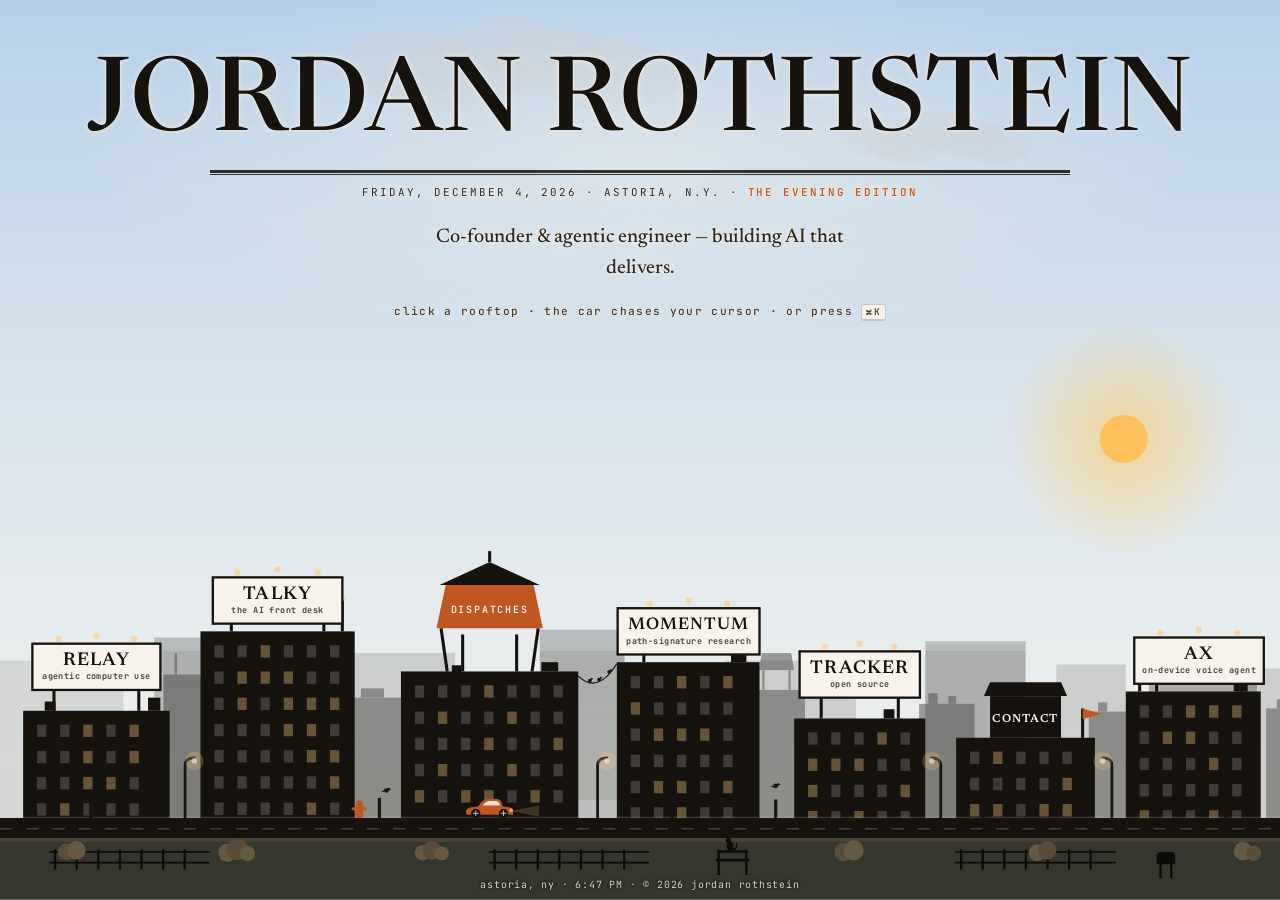
<file: index.html>
<!doctype html>
<html lang="en">
<head>
  <meta charset="utf-8">
  <meta name="viewport" content="width=device-width, initial-scale=1">
  <title>Jordan Rothstein</title>
  <meta name="description" content="Jordan Rothstein — co-founder & agentic engineer, building AI that delivers. A living front page over Astoria: real weather, a biplane, and the work on the rooftops.">
  <link rel="preconnect" href="https://fonts.googleapis.com">
  <link rel="preconnect" href="https://fonts.gstatic.com" crossorigin>
  <link href="https://fonts.googleapis.com/css2?family=Newsreader:ital,opsz,wght@0,6..72,300..700;1,6..72,300..700&family=JetBrains+Mono:ital,wght@0,300..700;1,300..700&display=swap" rel="stylesheet">
  <link rel="stylesheet" href="styles.css">
  <link rel="icon" type="image/svg+xml" href="favicon.svg">
  <link rel="apple-touch-icon" href="favicon.svg">

  <!-- share card — swap og:image/og:url for absolute URLs once the site has a domain -->
  <meta property="og:type" content="website">
  <meta property="og:title" content="Jordan Rothstein — The Evening Post">
  <meta property="og:description" content="Co-founder & agentic engineer, building AI that delivers. A living front page over Astoria with real weather and a biplane.">
  <meta property="og:url" content="https://jvroth18.github.io/">
  <meta property="og:image" content="https://jvroth18.github.io/og.png">
  <meta name="twitter:card" content="summary_large_image">
  <meta name="twitter:title" content="Jordan Rothstein — The Evening Post">
  <meta name="twitter:description" content="Co-founder & agentic engineer, building AI that delivers. A living front page over Astoria with real weather and a biplane.">
  <meta name="twitter:image" content="https://jvroth18.github.io/og.png">
</head>
<body>

  <!-- the sky: full-viewport live weather -->
  <canvas id="weather" aria-hidden="true"></canvas>
  <!-- the biplane: flies in the sky, in front of it, behind the skyline & panels -->
  <canvas id="sky" aria-hidden="true"></canvas>

  <!-- ===== masthead, printed on the sky ===== -->
  <header class="masthead">
    <h1 class="masthead-name reveal">Jordan Rothstein</h1>
    <div class="mast-rule reveal" aria-hidden="true"></div>
    <p class="dateline mono reveal"><span id="folio-date">…</span> · <span id="mast-wx">…</span> · <span id="edition">the evening post</span></p>
    <p class="standfirst reveal">Co-founder &amp; agentic engineer — building AI that delivers.</p>
    <p class="skyline-hint mono reveal" id="hint-line" role="button" tabindex="0" aria-label="Open the index">
      <span class="hint-desktop">click a rooftop · the car chases your cursor · or press <kbd>⌘K</kbd></span>
      <span class="hint-mobile">tap a rooftop · tap the car to cruise · or tap here</span>
    </p>
  </header>

  <!-- ===== the skyline: content as geography ===== -->
  <div class="skyline" id="skyline" role="group" aria-label="Astoria rooftops — the site's navigation">
    <svg viewBox="0 0 1660 460" preserveAspectRatio="xMidYMax slice">
      <!-- back layer: distant blocks -->
      <g id="cam-far"><g class="far" aria-hidden="true">
        <rect x="-20" y="150" width="180" height="240"/>
        <rect x="200" y="120" width="120" height="270"/>
        <rect x="440" y="140" width="150" height="250"/>
        <rect x="700" y="110" width="110" height="280"/>
        <rect x="940" y="150" width="170" height="240"/>
        <rect x="1200" y="125" width="130" height="265"/>
        <rect x="1370" y="155" width="90" height="235"/>
        <rect x="1490" y="130" width="140" height="260"/>
        <rect x="1610" y="160" width="70" height="230"/>
        <rect x="1720" y="135" width="140" height="255"/>
        <rect x="1900" y="155" width="120" height="235"/>
        <rect x="2060" y="170" width="110" height="220"/>
      </g></g>

      <!-- middle distance: a second rank of rooftops in the gaps -->
      <g id="cam-mid"><g class="mid" aria-hidden="true">
        <rect x="212" y="168" width="58" height="212"/>
        <line x1="228" y1="168" x2="228" y2="140"/>
        <rect x="452" y="198" width="94" height="182"/>
        <rect x="468" y="186" width="30" height="12"/>
        <rect x="972" y="188" width="72" height="192"/>
        <line x1="990" y1="188" x2="990" y2="162"/>
        <line x1="1024" y1="188" x2="1024" y2="162"/>
        <path d="M 984 162 L 1030 162 L 1026 140 L 988 140 Z"/>
        <rect x="1192" y="206" width="72" height="174"/>
        <rect x="1204" y="192" width="12" height="14"/>
        <rect x="1230" y="196" width="10" height="10"/>
        <rect x="1412" y="216" width="64" height="164"/>
        <rect x="1424" y="204" width="12" height="12"/>
        <rect x="1642" y="212" width="66" height="168"/>
        <rect x="1656" y="200" width="12" height="12"/>
        <rect x="1926" y="206" width="78" height="174"/>
        <line x1="1946" y1="206" x2="1946" y2="180"/>
        <rect x="2062" y="224" width="58" height="156"/>
      </g></g>

      <!-- near layer: the acting buildings -->
      <g id="cam-near"><g class="near">
        <!-- b1: Relay billboard -->
        <g class="spot" data-open="project-0" tabindex="0" role="button" aria-label="Relay — agentic computer use">
          <rect class="bldg" x="30" y="215" width="190" height="165"/>
          <rect class="bldg" x="192" y="198" width="16" height="17"/>
          <g class="win" data-b="1"></g>
          <g class="bb">
            <line x1="70" y1="215" x2="70" y2="185"/>
            <line x1="180" y1="215" x2="180" y2="185"/>
            <rect class="board" x="42" y="128" width="166" height="60"/>
            <circle class="lamp" cx="76" cy="122" r="4"/>
            <circle class="lamp" cx="125" cy="118" r="4"/>
            <circle class="lamp" cx="174" cy="122" r="4"/>
            <text class="board-label" x="125" y="156">RELAY</text>
            <text class="board-sub" x="125" y="174">agentic computer use</text>
          </g>
        </g>

        <!-- b2: Talky billboard (tallest) -->
        <g class="spot" data-open="project-1" tabindex="0" role="button" aria-label="Talky Voice AI — the AI front desk">
          <rect class="bldg" x="260" y="112" width="200" height="268"/>
          <g class="win" data-b="2"></g>
          <line x1="444" y1="112" x2="444" y2="72"/>
          <circle class="lamp" cx="444" cy="69" r="3.4"/>
          <g class="bb">
            <line x1="300" y1="112" x2="300" y2="100"/>
            <line x1="420" y1="112" x2="420" y2="100"/>
            <rect class="board" x="276" y="42" width="168" height="60"/>
            <circle class="lamp" cx="308" cy="36" r="4"/>
            <circle class="lamp" cx="360" cy="32" r="4"/>
            <circle class="lamp" cx="412" cy="36" r="4"/>
            <text class="board-label" x="360" y="70">TALKY</text>
            <text class="board-sub" x="360" y="88">the AI front desk</text>
          </g>
        </g>

        <!-- water tower: DISPATCHES (writing) -->
        <g class="spot" data-open="writing" tabindex="0" role="button" aria-label="Dispatches — essays">
          <rect class="bldg" x="520" y="168" width="230" height="212"/>
          <g class="win" data-b="3"></g>
          <rect class="bldg" x="702" y="156" width="22" height="12"/>
          <g class="tower">
            <line x1="580" y1="168" x2="572" y2="112"/>
            <line x1="690" y1="168" x2="698" y2="112"/>
            <line x1="600" y1="168" x2="600" y2="120"/>
            <line x1="670" y1="168" x2="670" y2="120"/>
            <path class="tank" d="M 566 112 L 704 112 L 692 56 L 578 56 Z"/>
            <path class="tank-roof" d="M 570 56 L 700 56 L 635 26 Z"/>
            <line x1="635" y1="26" x2="635" y2="12"/>
            <text class="tank-label" x="635" y="92">DISPATCHES</text>
          </g>
        </g>

        <!-- b4: Momentum billboard -->
        <g class="spot" data-open="project-2" tabindex="0" role="button" aria-label="Momentum Surface — quant research">
          <rect class="bldg" x="800" y="152" width="185" height="228"/>
          <g class="win" data-b="4"></g>
          <rect class="bldg" x="948" y="140" width="20" height="12"/>
          <g class="bb">
            <line x1="835" y1="152" x2="835" y2="140"/>
            <line x1="950" y1="152" x2="950" y2="140"/>
            <rect class="board" x="801" y="82" width="184" height="60"/>
            <circle class="lamp" cx="843" cy="76" r="4"/>
            <circle class="lamp" cx="893" cy="72" r="4"/>
            <circle class="lamp" cx="943" cy="76" r="4"/>
            <text class="board-label" x="893" y="109" style="font-size:22px">MOMENTUM</text>
            <text class="board-sub" x="893" y="128">path-signature research</text>
          </g>
        </g>

        <!-- b5: tracker billboard -->
        <g class="spot" data-open="project-3" tabindex="0" role="button" aria-label="tracker — open-source CLI">
          <rect class="bldg" x="1030" y="225" width="170" height="155"/>
          <g class="win" data-b="5"></g>
          <g class="bb">
            <line x1="1065" y1="225" x2="1065" y2="196"/>
            <line x1="1165" y1="225" x2="1165" y2="196"/>
            <rect class="board" x="1037" y="138" width="156" height="60"/>
            <circle class="lamp" cx="1070" cy="132" r="4"/>
            <circle class="lamp" cx="1115" cy="128" r="4"/>
            <circle class="lamp" cx="1160" cy="132" r="4"/>
            <text class="board-label" x="1115" y="166">TRACKER</text>
            <text class="board-sub" x="1115" y="184">open source</text>
          </g>
        </g>

        <!-- newsstand: THE POST (contact) -->
        <g class="spot" data-open="contact" tabindex="0" role="button" aria-label="Contact — write to Jordan">
          <rect class="bldg" x="1240" y="250" width="180" height="130"/>
          <g class="win" data-b="6"></g>
          <g class="stand">
            <rect class="kiosk" x="1284" y="196" width="92" height="54"/>
            <path class="awning" d="M 1276 196 L 1384 196 L 1376 178 L 1284 178 Z"/>
            <line x1="1404" y1="250" x2="1404" y2="212"/>
            <path class="flag" d="M 1404 212 L 1428 219 L 1404 226 Z"/>
            <text class="stand-label" x="1330" y="230">CONTACT</text>
          </g>
        </g>

        <!-- b7: AX billboard — the on-device voice agent -->
        <g class="spot" data-open="project-4" tabindex="0" role="button" aria-label="AX — on-device voice agent">
          <rect class="bldg" x="1460" y="190" width="175" height="190"/>
          <rect class="bldg" x="1600" y="178" width="18" height="12"/>
          <g class="win" data-b="7"></g>
          <line x1="1478" y1="190" x2="1478" y2="152"/>
          <circle class="lamp" cx="1478" cy="149" r="3.4"/>
          <g class="bb">
            <line x1="1500" y1="190" x2="1500" y2="180"/>
            <line x1="1610" y1="190" x2="1610" y2="180"/>
            <rect class="board" x="1471" y="120" width="168" height="60"/>
            <circle class="lamp" cx="1505" cy="114" r="4"/>
            <circle class="lamp" cx="1555" cy="110" r="4"/>
            <circle class="lamp" cx="1605" cy="114" r="4"/>
            <text class="board-label" x="1555" y="148">AX</text>
            <text class="board-sub" x="1555" y="166">on-device voice agent</text>
          </g>
        </g>
        <!-- b8: FOOTPRINT billboard — end of the block, by the river -->
        <g class="spot" data-open="project-5" tabindex="0" role="button" aria-label="agent-footprint — AI-agent diagnostics">
          <rect class="bldg" x="1690" y="200" width="190" height="180"/>
          <rect class="bldg" x="1852" y="188" width="18" height="12"/>
          <g class="win" data-b="8"></g>
          <g class="bb">
            <line x1="1730" y1="200" x2="1730" y2="188"/>
            <line x1="1840" y1="200" x2="1840" y2="188"/>
            <rect class="board" x="1698" y="128" width="174" height="60"/>
            <circle class="lamp" cx="1734" cy="122" r="4"/>
            <circle class="lamp" cx="1785" cy="118" r="4"/>
            <circle class="lamp" cx="1836" cy="122" r="4"/>
            <text class="board-label" x="1785" y="156" style="font-size:21px">FOOTPRINT</text>
            <text class="board-sub" x="1785" y="174">agent diagnostics</text>
          </g>
        </g>
      </g>

      <!-- rooftop details: chimneys and a pigeon wire, same ink as the near rank -->
      <g class="roof-deco" aria-hidden="true">
        <rect x="58" y="203" width="14" height="12"/>
        <rect x="586" y="156" width="12" height="12"/>
        <rect x="1146" y="213" width="14" height="12"/>
        <path class="wire" d="M 750 170 Q 775 194 800 154"/>
        <g class="pigeon"><circle cx="765" cy="176" r="2.4"/><circle cx="767.4" cy="173.6" r="1.3"/></g>
        <g class="pigeon"><circle cx="777" cy="174.5" r="2.4"/><circle cx="779.4" cy="172.1" r="1.3"/></g>
        <g class="pigeon"><circle cx="790" cy="164.5" r="2.4"/><circle cx="792.4" cy="162.1" r="1.3"/></g>
      </g>

      <!-- the street: grounds the whole composition -->
      <rect class="street" x="0" y="354" width="2960" height="26" aria-hidden="true"/>

      <!-- street furniture: curb, lane line, lamps and trees in the gaps -->
      <g class="deco" aria-hidden="true">
        <rect class="curb" x="0" y="352.4" width="2960" height="1.8"/>
        <line class="lane" x1="0" y1="368" x2="2960" y2="368"/>
        <g class="lamp-post" transform="translate(240 354)">
          <path class="post" d="M 0 0 L 0 -68 Q 0 -78 12 -78"/>
          <circle class="lamp-glow" cx="12" cy="-74" r="12"/>
          <circle class="lamp-bulb" cx="12" cy="-74" r="3.6"/>
        </g>
        <g class="lamp-post" transform="translate(775 354)">
          <path class="post" d="M 0 0 L 0 -68 Q 0 -78 12 -78"/>
          <circle class="lamp-glow" cx="12" cy="-74" r="12"/>
          <circle class="lamp-bulb" cx="12" cy="-74" r="3.6"/>
        </g>
        <g class="lamp-post" transform="translate(1220 354) scale(-1 1)">
          <path class="post" d="M 0 0 L 0 -68 Q 0 -78 12 -78"/>
          <circle class="lamp-glow" cx="12" cy="-74" r="12"/>
          <circle class="lamp-bulb" cx="12" cy="-74" r="3.6"/>
        </g>
        <g class="lamp-post" transform="translate(1442 354) scale(-1 1)">
          <path class="post" d="M 0 0 L 0 -68 Q 0 -78 12 -78"/>
          <circle class="lamp-glow" cx="12" cy="-74" r="12"/>
          <circle class="lamp-bulb" cx="12" cy="-74" r="3.6"/>
        </g>
        <g class="tree" transform="translate(118 354)">
          <line x1="0" y1="0" x2="0" y2="-24"/>
          <circle cx="0" cy="-35" r="14"/>
          <circle cx="-10" cy="-28" r="10"/>
          <circle cx="10" cy="-29" r="10"/>
        </g>
        <g class="tree" transform="translate(492 354)">
          <line x1="0" y1="0" x2="0" y2="-26"/>
          <circle cx="0" cy="-38" r="16"/>
          <circle cx="-11" cy="-30" r="11"/>
          <circle cx="11" cy="-31" r="12"/>
        </g>
        <g class="tree" transform="translate(872 354)">
          <line x1="0" y1="0" x2="0" y2="-25"/>
          <circle cx="0" cy="-37" r="15"/>
          <circle cx="-10" cy="-29" r="10"/>
          <circle cx="11" cy="-30" r="11"/>
        </g>
        <!-- hydrant on the sidewalk, at the curb -->
        <g class="hydrant">
          <rect x="461" y="336" width="10" height="18" rx="3"/>
          <circle cx="466" cy="335" r="4"/>
          <rect x="456" y="340" width="20" height="4" rx="2"/>
        </g>
        <g class="tree" transform="translate(1006 354)">
          <line x1="0" y1="0" x2="0" y2="-24"/>
          <circle cx="0" cy="-35" r="14"/>
          <circle cx="-10" cy="-28" r="10"/>
          <circle cx="10" cy="-29" r="10.5"/>
        </g>
        <g class="lamp-post" transform="translate(1668 354)">
          <path class="post" d="M 0 0 L 0 -68 Q 0 -78 12 -78"/>
          <circle class="lamp-glow" cx="12" cy="-74" r="12"/>
          <circle class="lamp-bulb" cx="12" cy="-74" r="3.6"/>
        </g>
        <g class="tree" transform="translate(1275 354)">
          <line x1="0" y1="0" x2="0" y2="-23"/>
          <circle cx="0" cy="-34" r="13"/>
          <circle cx="-9" cy="-27" r="9"/>
          <circle cx="9" cy="-28" r="10"/>
        </g>
        <g class="tree" transform="translate(1590 354)">
          <line x1="0" y1="0" x2="0" y2="-25"/>
          <circle cx="0" cy="-37" r="15"/>
          <circle cx="-11" cy="-29" r="10"/>
          <circle cx="10" cy="-30" r="11"/>
        </g>
        <g class="tree" transform="translate(1948 354)">
          <line x1="0" y1="0" x2="0" y2="-25"/>
          <circle cx="0" cy="-36" r="15"/>
          <circle cx="-10" cy="-29" r="10"/>
          <circle cx="10" cy="-30" r="11"/>
        </g>
        <g class="tree" transform="translate(2024 354)">
          <line x1="0" y1="0" x2="0" y2="-22"/>
          <circle cx="0" cy="-33" r="12"/>
          <circle cx="-8" cy="-26" r="9"/>
          <circle cx="8" cy="-27" r="9"/>
        </g>
        <!-- the bridge: a Triborough of our own — twin portal towers, great
             catenary cables, a stiffening truss under the deck. it carries
             the street off the frame east; the street returns on the west. -->
        <g class="bridge">
          <!-- anchorage on the Astoria side -->
          <rect x="2098" y="316" width="42" height="38"/>
          <!-- piers into the water -->
          <rect x="2280" y="372" width="40" height="88"/>
          <rect x="2780" y="372" width="40" height="88"/>
          <!-- tower 1: twin legs, portal struts -->
          <line class="tower" x1="2288" y1="372" x2="2288" y2="92"/>
          <line class="tower" x1="2312" y1="372" x2="2312" y2="92"/>
          <line class="strut" x1="2280" y1="92" x2="2320" y2="92"/>
          <line class="strut" x1="2284" y1="176" x2="2316" y2="176"/>
          <line class="strut" x1="2284" y1="258" x2="2316" y2="258"/>
          <!-- tower 2 (mostly beyond the frame — the span is that long) -->
          <line class="tower" x1="2788" y1="372" x2="2788" y2="92"/>
          <line class="tower" x1="2812" y1="372" x2="2812" y2="92"/>
          <line class="strut" x1="2780" y1="92" x2="2820" y2="92"/>
          <line class="strut" x1="2784" y1="176" x2="2816" y2="176"/>
          <line class="strut" x1="2784" y1="258" x2="2816" y2="258"/>
          <!-- main cables: anchorage, over both towers, off east -->
          <path class="cable" d="M 2110 322 Q 2210 118 2300 92"/>
          <path class="cable" d="M 2300 92 Q 2430 302 2550 302 Q 2670 302 2800 92"/>
          <path class="cable" d="M 2800 92 Q 2900 120 2960 176"/>
          <!-- suspenders, side span then main span -->
          <line class="susp" x1="2154" y1="238" x2="2154" y2="354"/>
          <line class="susp" x1="2205" y1="168" x2="2205" y2="354"/>
          <line class="susp" x1="2256" y1="120" x2="2256" y2="354"/>
          <line class="susp" x1="2350" y1="170" x2="2350" y2="354"/>
          <line class="susp" x1="2390" y1="217" x2="2390" y2="354"/>
          <line class="susp" x1="2430" y1="255" x2="2430" y2="354"/>
          <line class="susp" x1="2470" y1="282" x2="2470" y2="354"/>
          <line class="susp" x1="2510" y1="298" x2="2510" y2="354"/>
          <line class="susp" x1="2550" y1="303" x2="2550" y2="354"/>
          <line class="susp" x1="2590" y1="298" x2="2590" y2="354"/>
          <line class="susp" x1="2630" y1="282" x2="2630" y2="354"/>
          <line class="susp" x1="2670" y1="255" x2="2670" y2="354"/>
          <line class="susp" x1="2710" y1="217" x2="2710" y2="354"/>
          <line class="susp" x1="2750" y1="170" x2="2750" y2="354"/>
          <line class="susp" x1="2874" y1="122" x2="2874" y2="354"/>
          <line class="susp" x1="2920" y1="149" x2="2920" y2="354"/>
          <!-- stiffening truss under the deck -->
          <line class="truss" x1="2136" y1="358" x2="2960" y2="358"/>
          <line class="truss" x1="2136" y1="372" x2="2960" y2="372"/>
          <path class="truss" d="M 2136 372 L 2176 358 L 2216 372 L 2256 358 L 2296 372 L 2336 358 L 2376 372 L 2416 358 L 2456 372 L 2496 358 L 2536 372 L 2576 358 L 2616 372 L 2656 358 L 2696 372 L 2736 358 L 2776 372 L 2816 358 L 2856 372 L 2896 358 L 2936 372"/>
          <!-- deck railing -->
          <line class="deck-rail" x1="2090" y1="338" x2="2960" y2="338"/>
          <line class="susp" x1="2120" y1="354" x2="2120" y2="338"/>
        </g>
      </g>


      <!-- the delivery car: ← → drives it building to building -->
      <g class="car" id="car" tabindex="0" role="button" aria-label="The delivery car — drives the street between buildings">
        <rect class="car-hit" x="-42" y="-40" width="84" height="46" fill="transparent"/>
        <g class="car-rig" id="car-rig">
          <polygon class="beam" points="27,-9 64,-2 64,-16"/>
          <path class="car-body" d="M -30 -4 Q -33 -13 -23 -14 L -15 -15 Q -9 -25 0 -25 L 9 -25 Q 15 -25 17 -15 L 25 -14 Q 33 -13 30 -4 Z"/>
          <path class="car-window" d="M -9 -16 Q -5 -22 0 -22 L 8 -22 Q 12 -22 13.5 -16 Z"/>
          <circle class="headlight" cx="28" cy="-10" r="2.2"/>
          <g class="wheel-g" transform="translate(-18,-6)">
            <circle class="wheel" r="6"/>
            <g class="spokes"><line x1="-3.6" y1="0" x2="3.6" y2="0"/><line x1="0" y1="-3.6" x2="0" y2="3.6"/></g>
          </g>
          <g class="wheel-g" transform="translate(18,-6)">
            <circle class="wheel" r="6"/>
            <g class="spokes"><line x1="-3.6" y1="0" x2="3.6" y2="0"/><line x1="0" y1="-3.6" x2="0" y2="3.6"/></g>
          </g>
        </g>
      </g>

      <!-- foreground: the park strip below the street. Green — the
           living edge of the scene — and deliberately sacrificial: an
           overlaying dock/taskbar covers this band, never the street
           or the car. -->
      <g class="fg" aria-hidden="true">
        <rect class="fg-ground" x="0" y="380" width="2090" height="80"/>
        <rect class="grass-glint" x="0" y="380" width="2090" height="5"/>
        <!-- the river: what's past the end of the street -->
        <g class="river">
          <rect x="2090" y="380" width="870" height="80"/>
          <line x1="2104" y1="396" x2="2124" y2="396"/>
          <line x1="2150" y1="418" x2="2174" y2="418"/>
          <line x1="2242" y1="402" x2="2262" y2="402"/>
          <line x1="2330" y1="430" x2="2352" y2="430"/>
          <line x1="2448" y1="408" x2="2470" y2="408"/>
          <line x1="2510" y1="434" x2="2528" y2="434"/>
          <line x1="2620" y1="400" x2="2642" y2="400"/>
          <line x1="2700" y1="426" x2="2724" y2="426"/>
          <line x1="2840" y1="404" x2="2862" y2="404"/>
          <line x1="2900" y1="432" x2="2918" y2="432"/>
        </g>
        <g class="fence">
          <line class="pickets" x1="70" y1="408" x2="266" y2="408"/>
          <line class="rail" x1="64" y1="398" x2="272" y2="398"/>
          <line class="rail" x1="64" y1="412" x2="272" y2="412"/>
        </g>
        <g class="fence">
          <line class="pickets" x1="640" y1="408" x2="836" y2="408"/>
          <line class="rail" x1="634" y1="398" x2="842" y2="398"/>
          <line class="rail" x1="634" y1="412" x2="842" y2="412"/>
        </g>
        <g class="fence">
          <line class="pickets" x1="1245" y1="408" x2="1441" y2="408"/>
          <line class="rail" x1="1239" y1="398" x2="1447" y2="398"/>
          <line class="rail" x1="1239" y1="412" x2="1447" y2="412"/>
        </g>
        <!-- shrubs -->
        <circle class="shrub" cx="295" cy="399" r="12"/><circle class="shrub shrub-b" cx="308" cy="395" r="14"/><circle class="shrub" cx="321" cy="400" r="10"/>
        <circle class="shrub shrub-b" cx="86" cy="398" r="11"/><circle class="shrub" cx="99" cy="396" r="12"/>
        <circle class="shrub" cx="548" cy="399" r="10"/><circle class="shrub shrub-b" cx="560" cy="396" r="12"/><circle class="shrub" cx="573" cy="400" r="9"/>
        <circle class="shrub shrub-b" cx="1094" cy="398" r="12"/><circle class="shrub" cx="1107" cy="396" r="13"/>
        <circle class="shrub" cx="1345" cy="399" r="11"/><circle class="shrub shrub-b" cx="1358" cy="396" r="12"/>
        <circle class="shrub" cx="1612" cy="397" r="12"/><circle class="shrub shrub-b" cx="1626" cy="400" r="10"/>
        <circle class="shrub shrub-b" cx="1740" cy="398" r="11"/><circle class="shrub" cx="1753" cy="396" r="12"/><circle class="shrub" cx="1766" cy="400" r="9"/>
        <circle class="shrub" cx="2020" cy="398" r="11"/><circle class="shrub shrub-b" cx="2033" cy="396" r="12"/>
        <!-- bench, with the park cat on its backrest -->
        <rect x="930" y="396" width="40" height="3.2" rx="1.6"/>
        <rect x="928" y="407" width="44" height="3.6" rx="1.8"/>
        <line class="bench-leg" x1="932" y1="396" x2="932" y2="428"/>
        <line class="bench-leg" x1="968" y1="396" x2="968" y2="428"/>
        <ellipse cx="947" cy="390.5" rx="4.5" ry="5.5"/>
        <circle cx="944.5" cy="383" r="3.4"/>
        <path d="M 942 381 L 941.5 377.7 L 944.2 379.5 Z"/>
        <path d="M 945.6 379.7 L 947.6 377.3 L 947.9 380.7 Z"/>
        <path class="cat-tail" d="M 951 395 Q 956.5 393.5 955.5 387"/>
        <!-- mailbox -->
        <path d="M 1500 414 L 1500 404 Q 1500 398 1506 398 L 1518 398 Q 1524 398 1524 404 L 1524 414 Z"/>
        <line class="bench-leg" x1="1505" y1="414" x2="1505" y2="432"/>
        <line class="bench-leg" x1="1519" y1="414" x2="1519" y2="432"/>
        <circle class="shrub" cx="1902" cy="398" r="12"/><circle class="shrub" cx="1915" cy="395" r="13"/>
      </g></g>
    </svg>
  </div>

  <!-- the birds' sky: a full-viewport layer so they can soar through
       the whitespace; their perches stay pinned to the trees below -->
  <svg id="bird-sky" aria-hidden="true"></svg>

  <!-- ===== the clipping: content panel, newspaper-styled ===== -->
  <div class="clipping-layer" id="clipping-layer" hidden>
    <div class="clipping" role="dialog" aria-modal="false" aria-labelledby="clip-title">
      <button class="clip-close mono" id="clip-close" aria-label="Close">✕ close</button>
      <div class="clip-body" id="clip-body"></div>
    </div>
  </div>

  <!-- command palette (the index — escape hatch) -->
  <div class="palette-layer" id="palette-layer" hidden>
    <div class="palette-backdrop" id="palette-backdrop"></div>
    <div class="palette" role="dialog" aria-modal="true" aria-label="Index">
      <form id="palette-form" autocomplete="off">
        <div class="palette-input-row">
          <span class="palette-prompt">›</span>
          <input id="palette-input" class="mono" type="text" spellcheck="false" autocomplete="off"
                 placeholder="The index — where to?" aria-label="Search">
        </div>
      </form>
      <ul class="palette-list" id="palette-list" role="listbox"></ul>
      <div class="palette-foot mono">
        <span><kbd>↑↓</kbd> navigate</span><span><kbd>↵</kbd> select</span><span><kbd>esc</kbd> close</span>
      </div>
    </div>
  </div>

  <div class="toasts" id="toasts" aria-live="polite"></div>
  <div id="hud" class="mono" hidden></div>

  <footer class="colophon mono">
    <span id="sb-wx">…</span>&nbsp;·&nbsp;<span id="sb-clock"></span>&nbsp;·&nbsp;©&nbsp;<span id="year"></span>&nbsp;jordan rothstein
  </footer>

  <script src="script.js"></script>
</body>
</html>
</file>
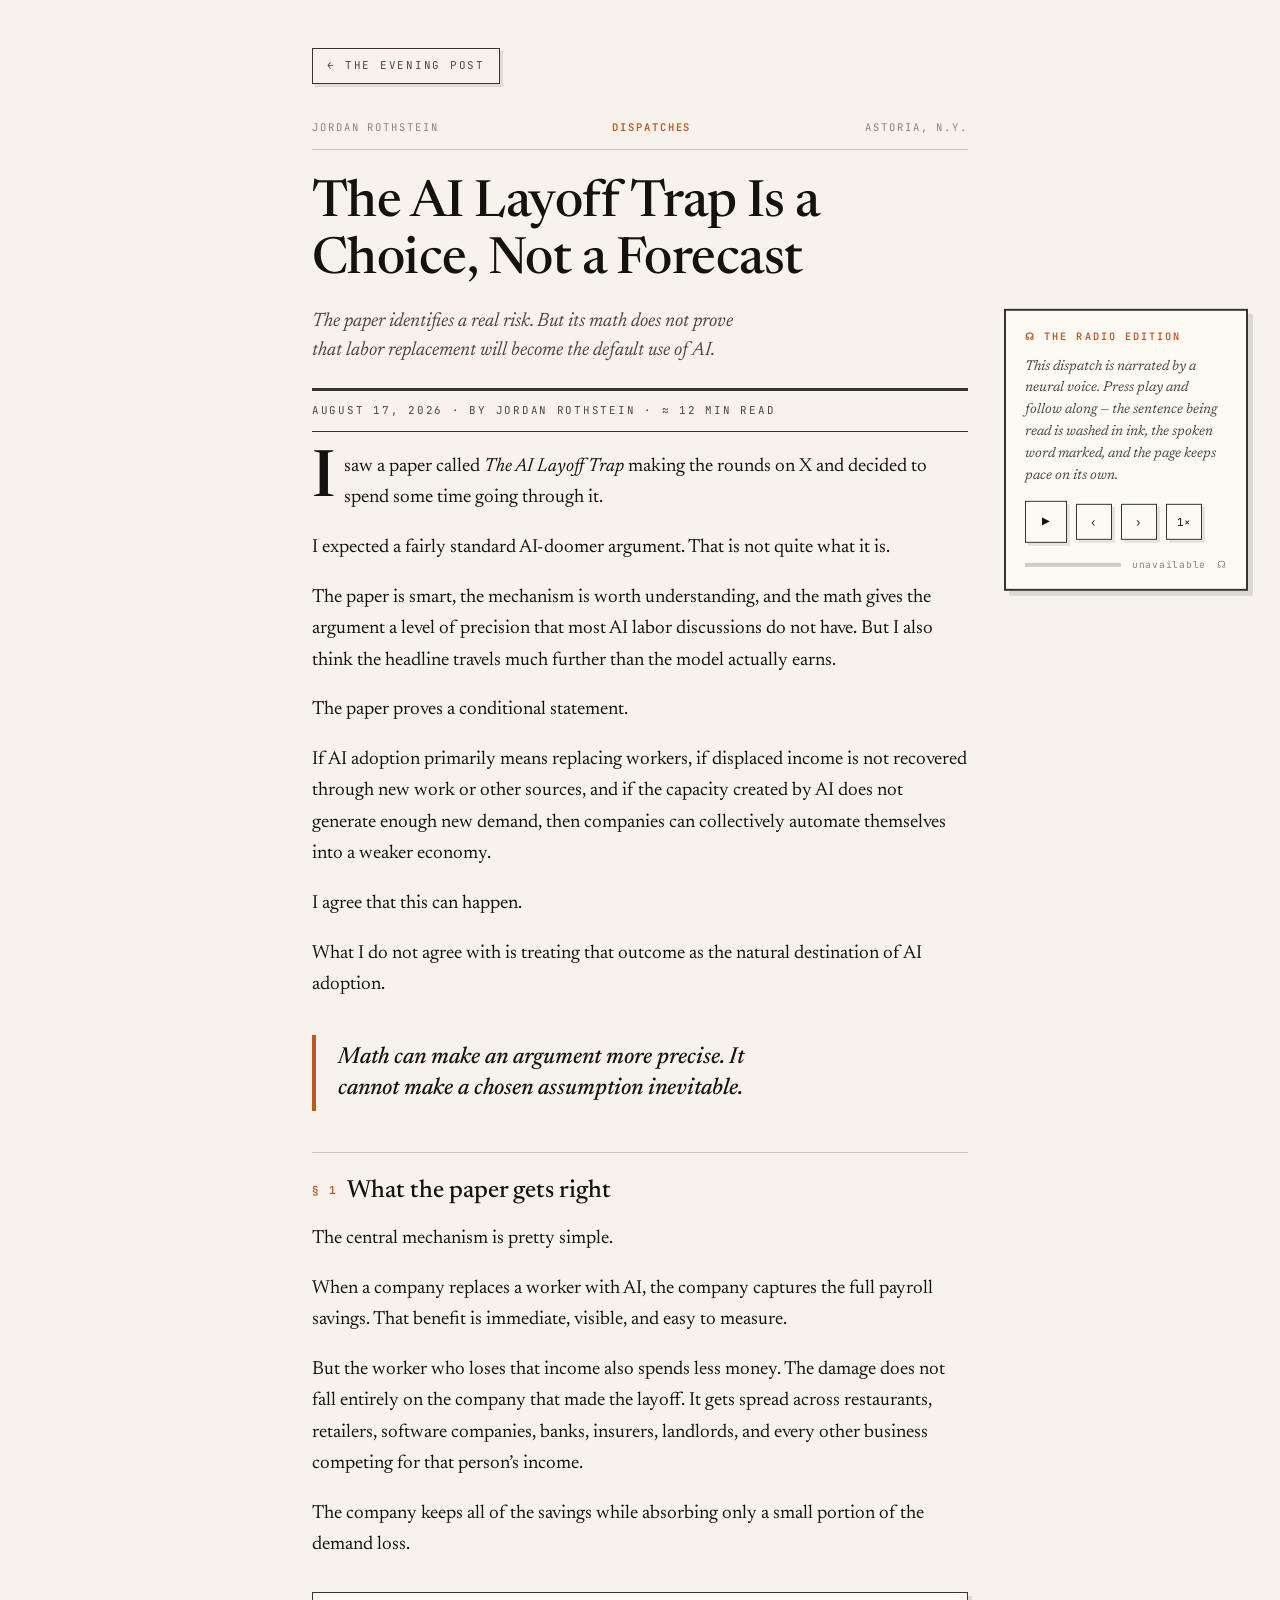
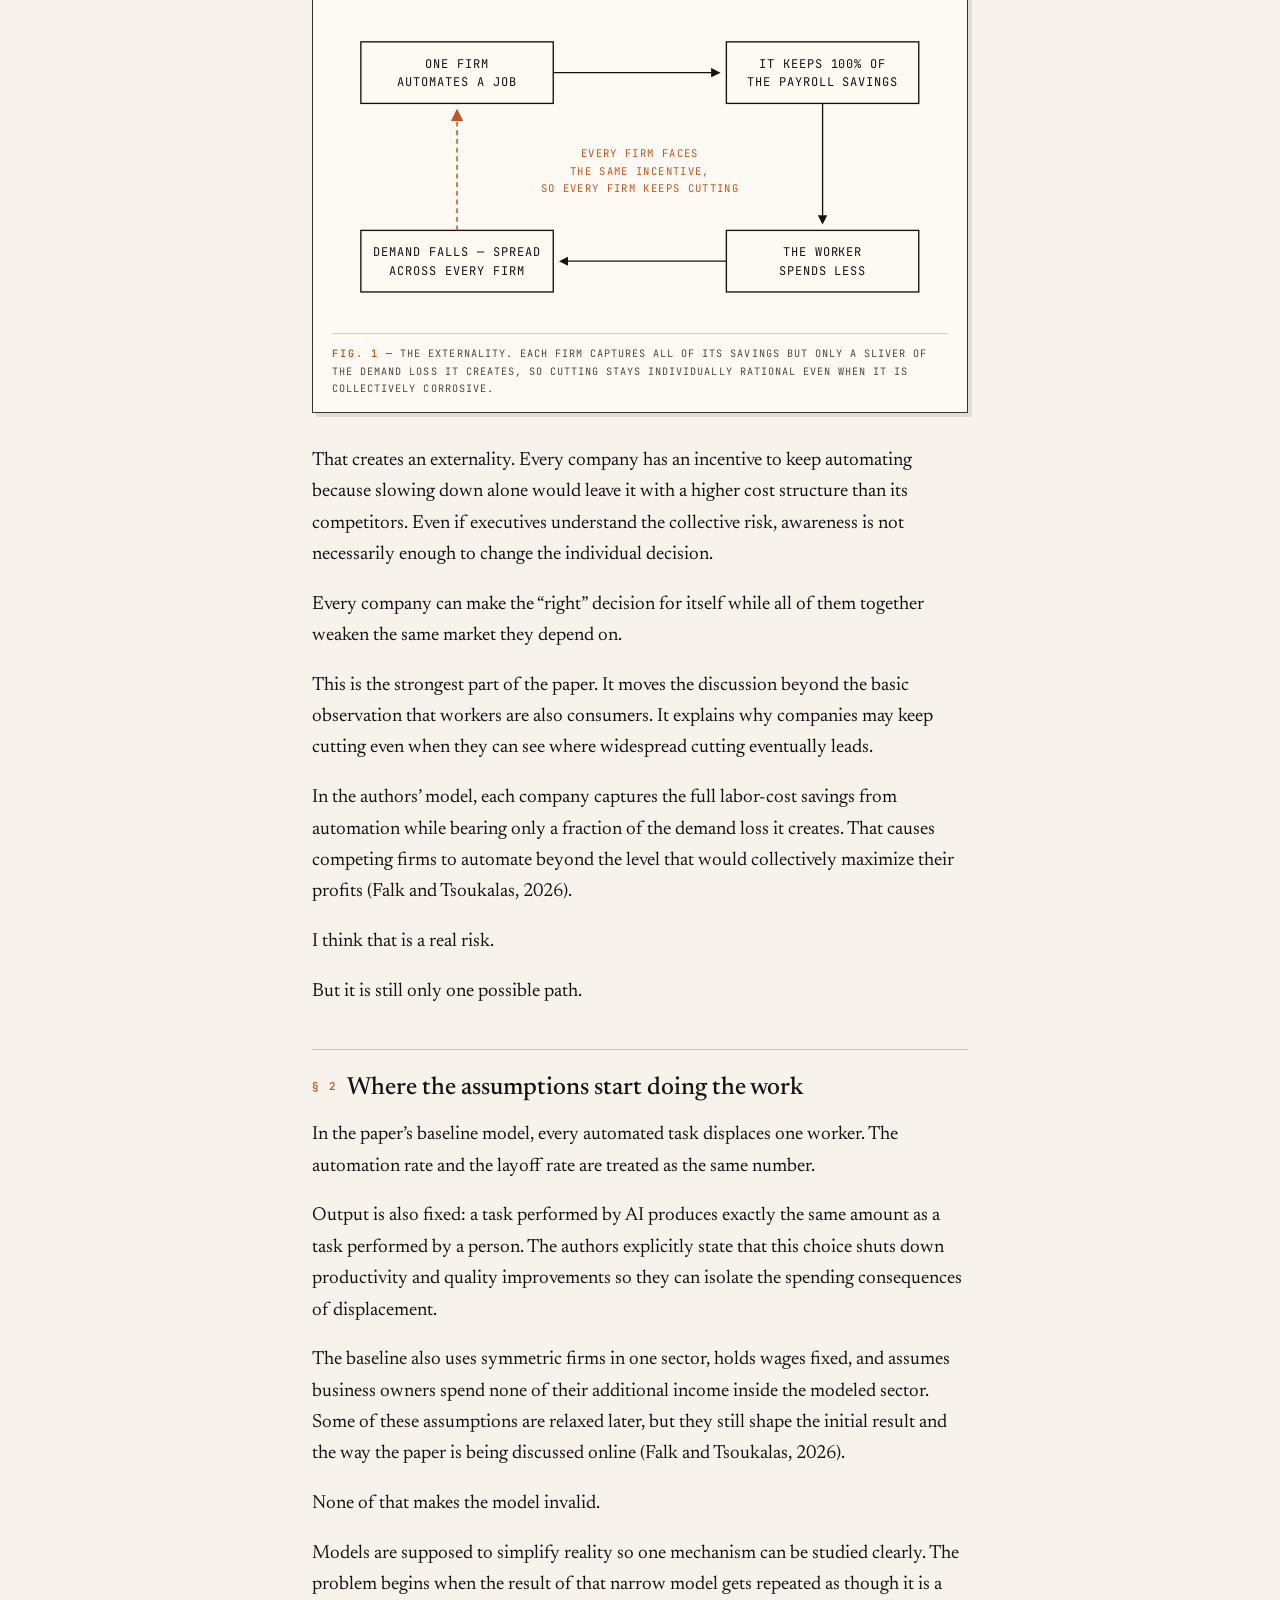
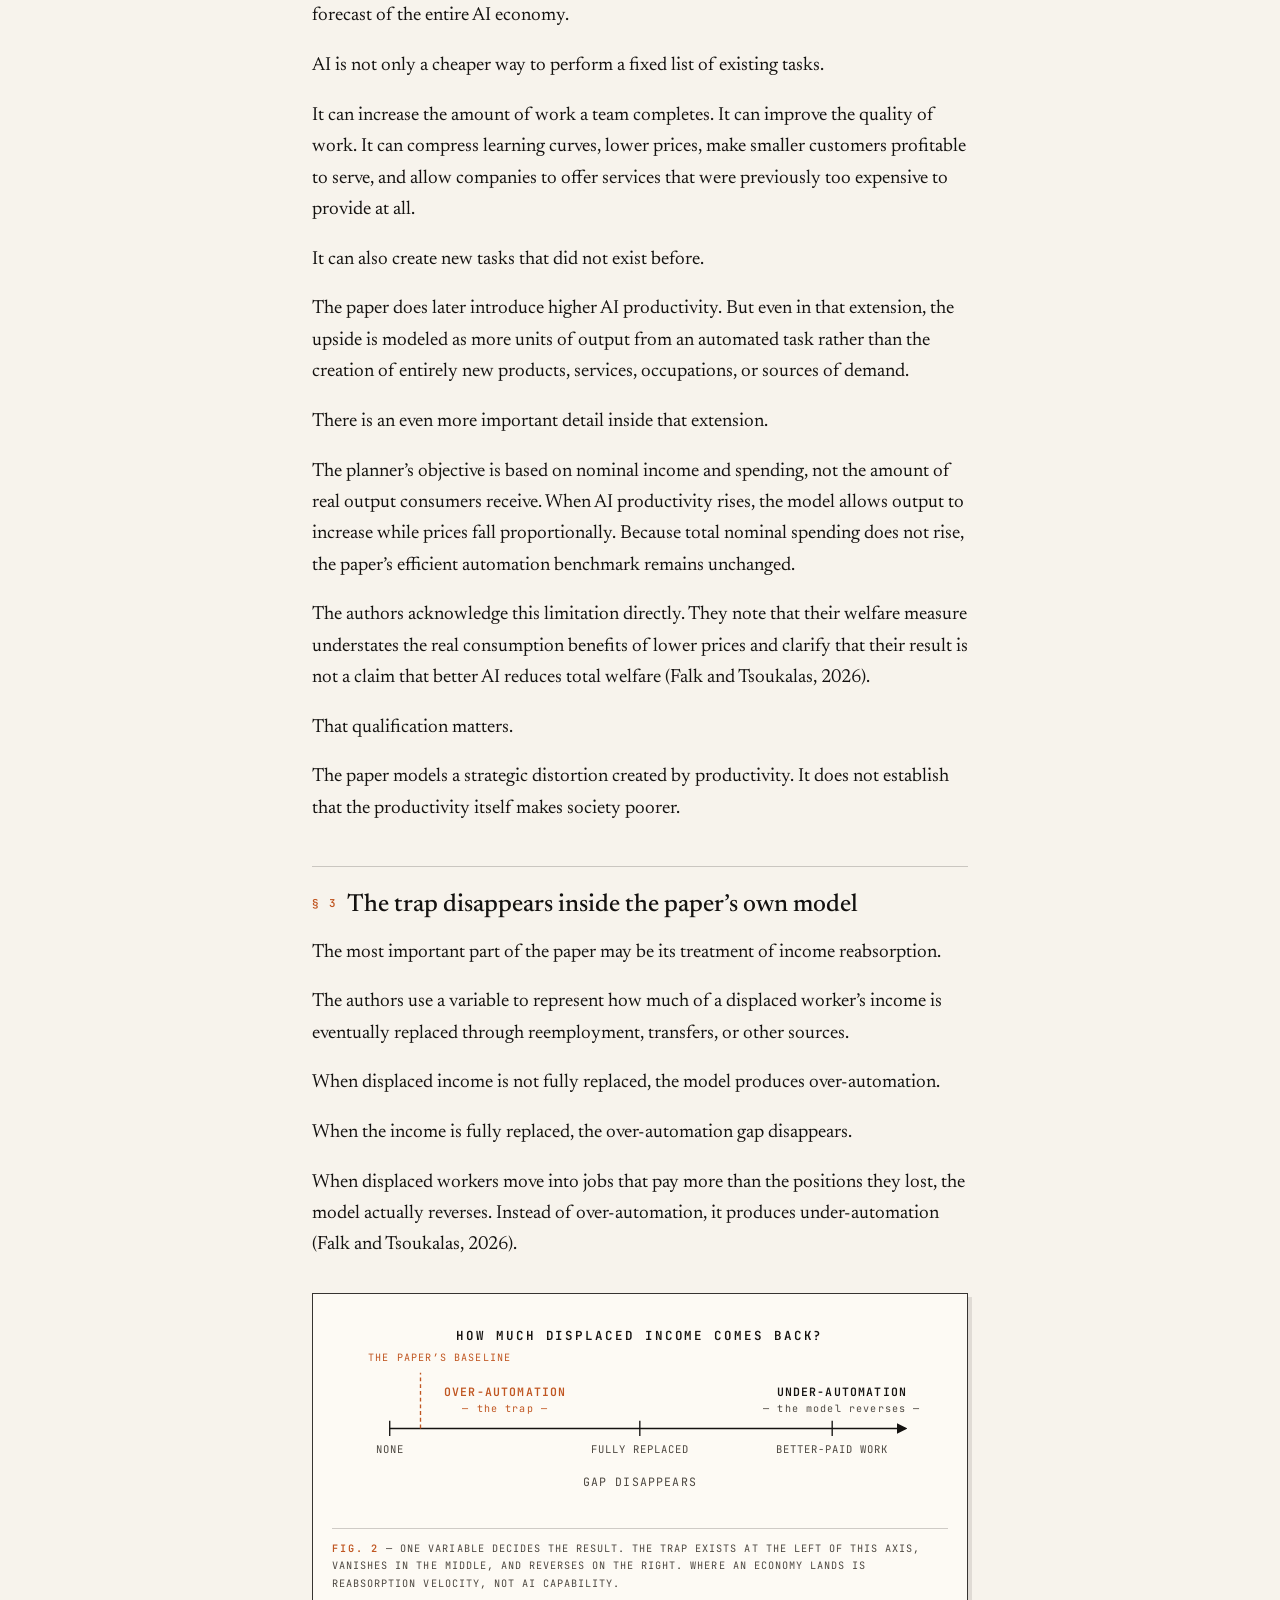
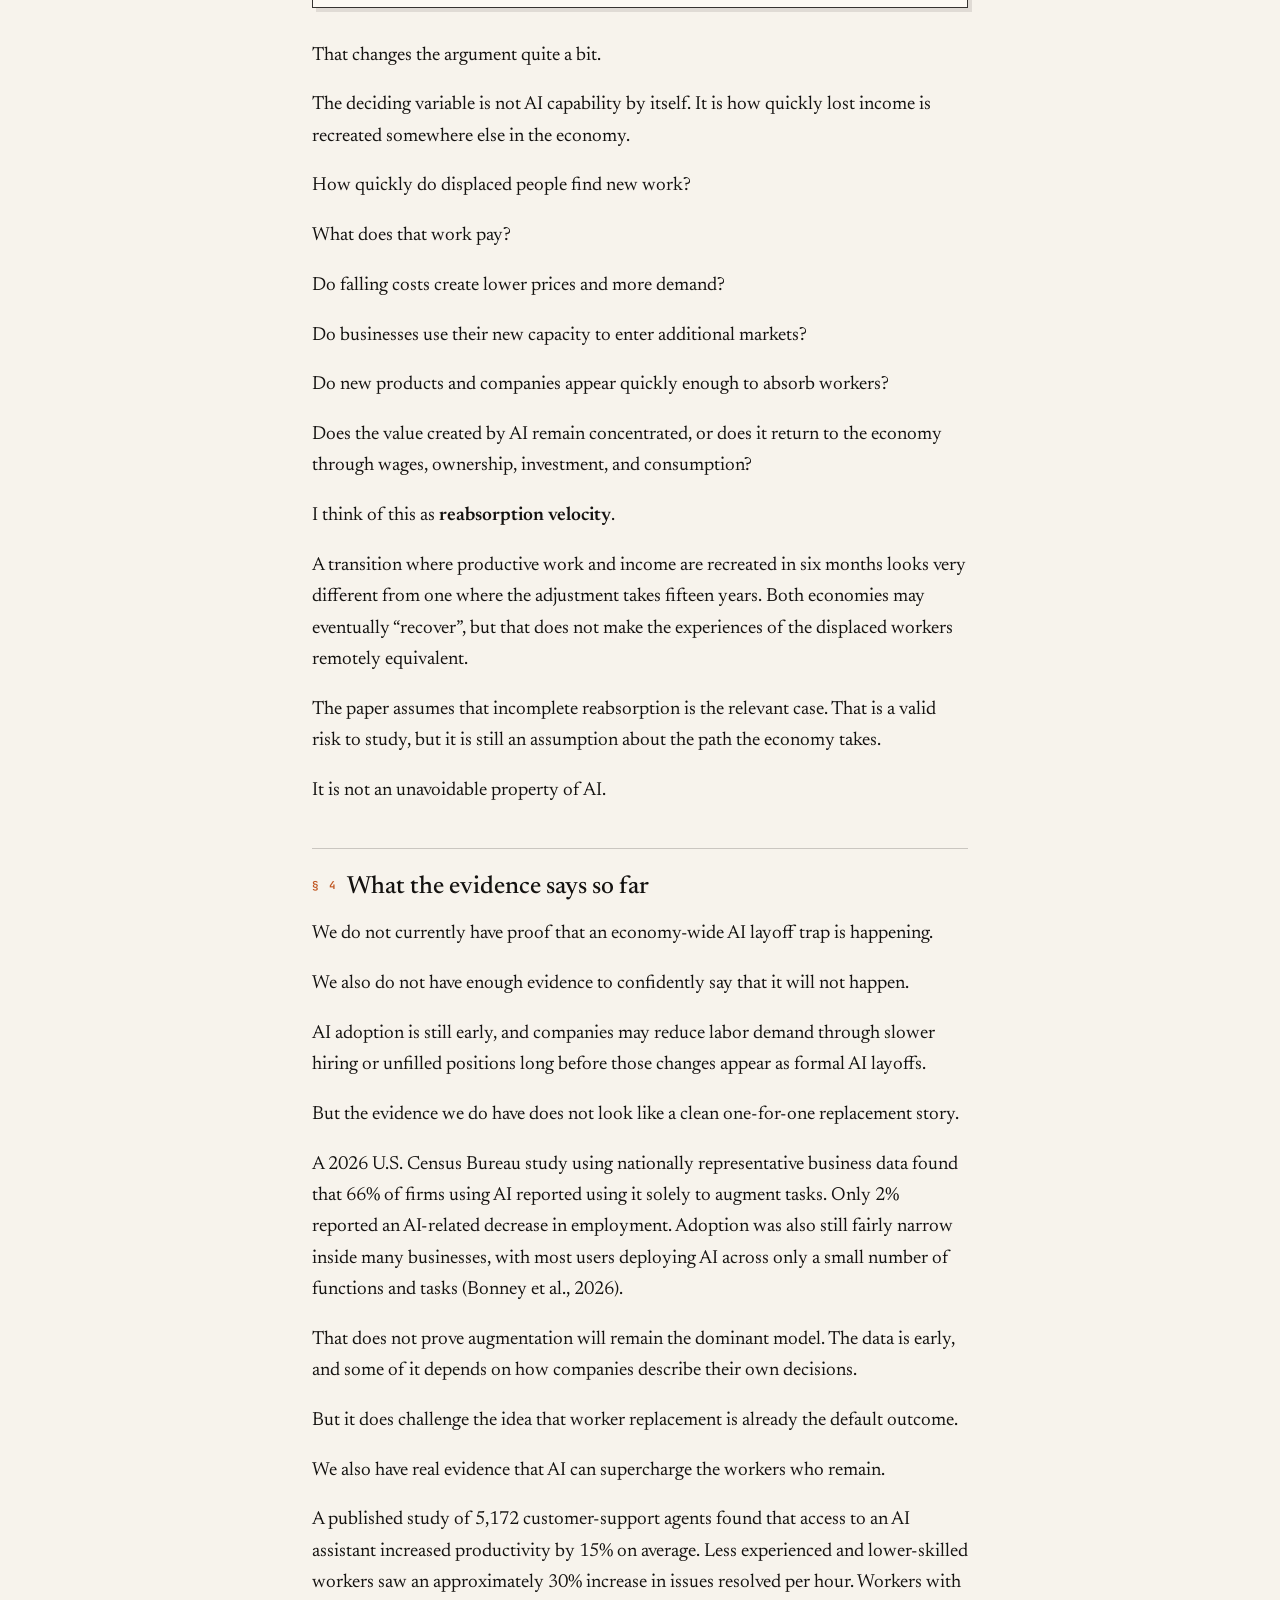
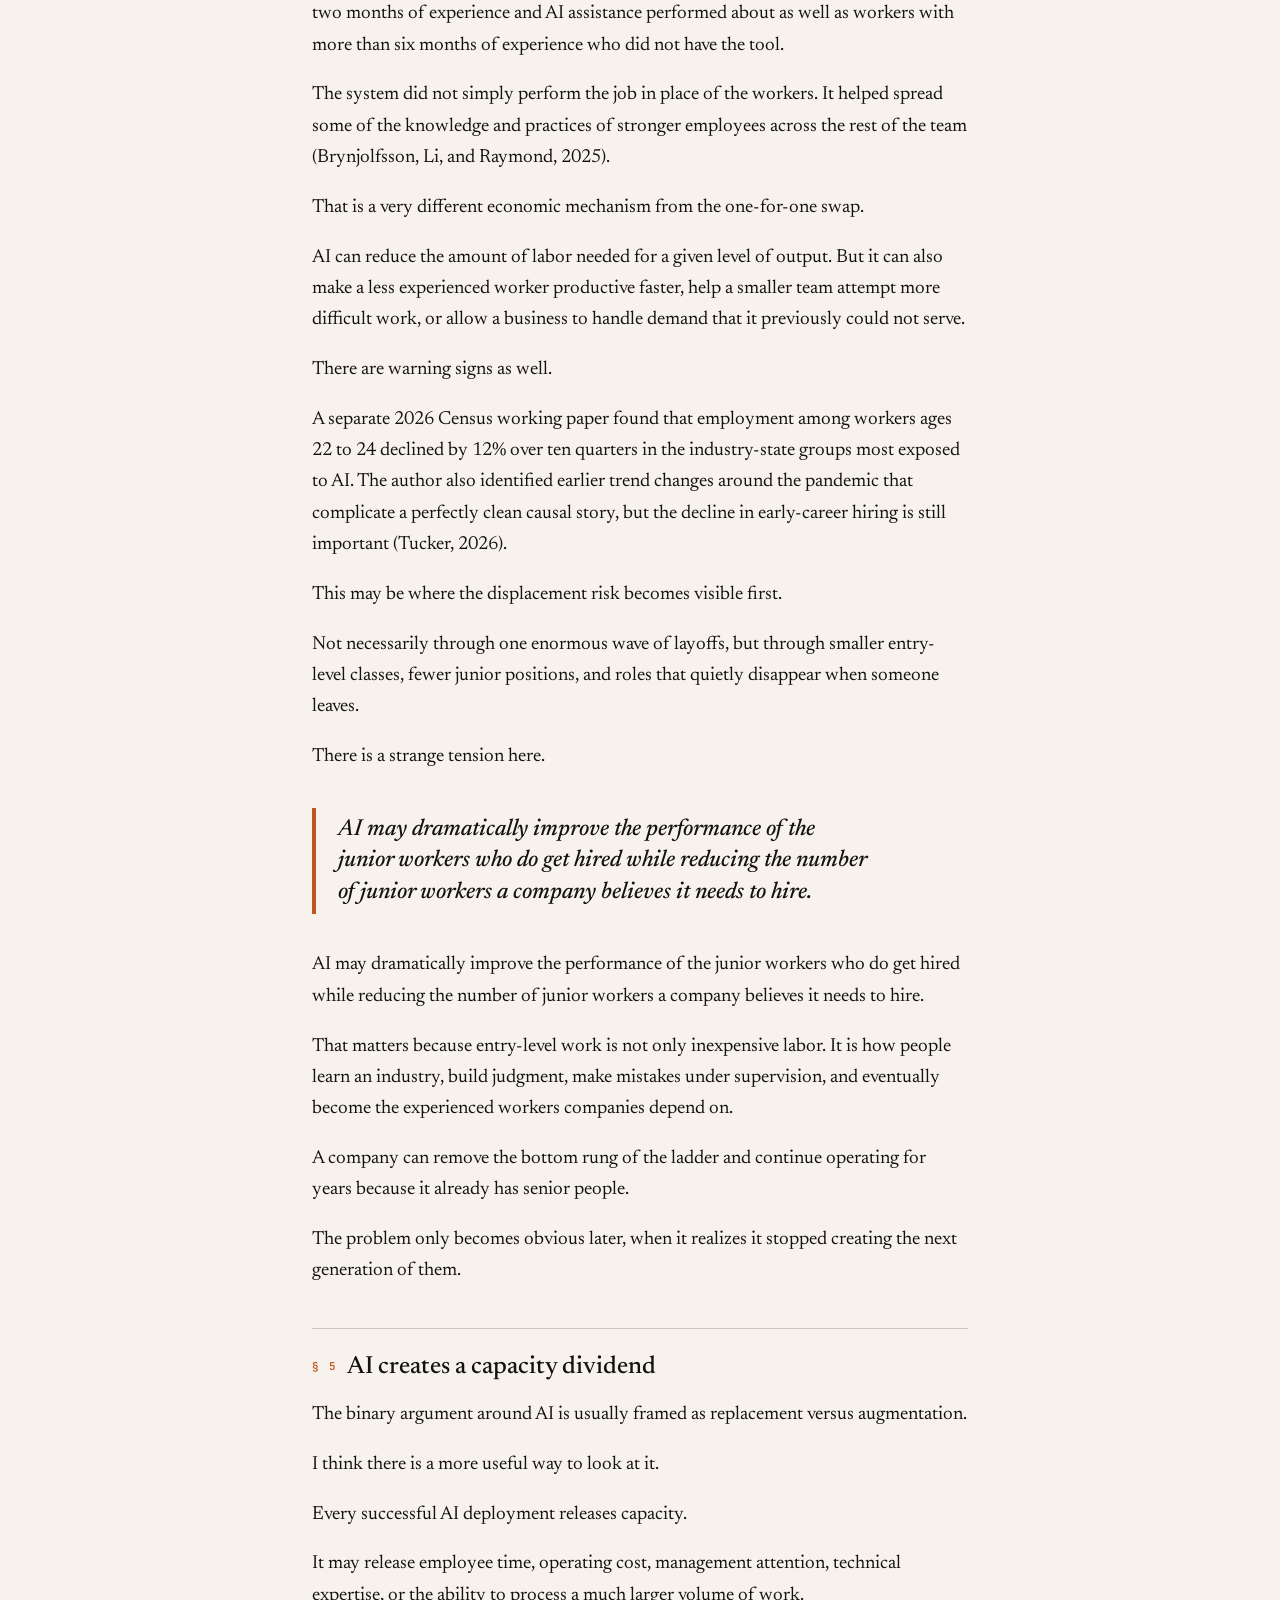
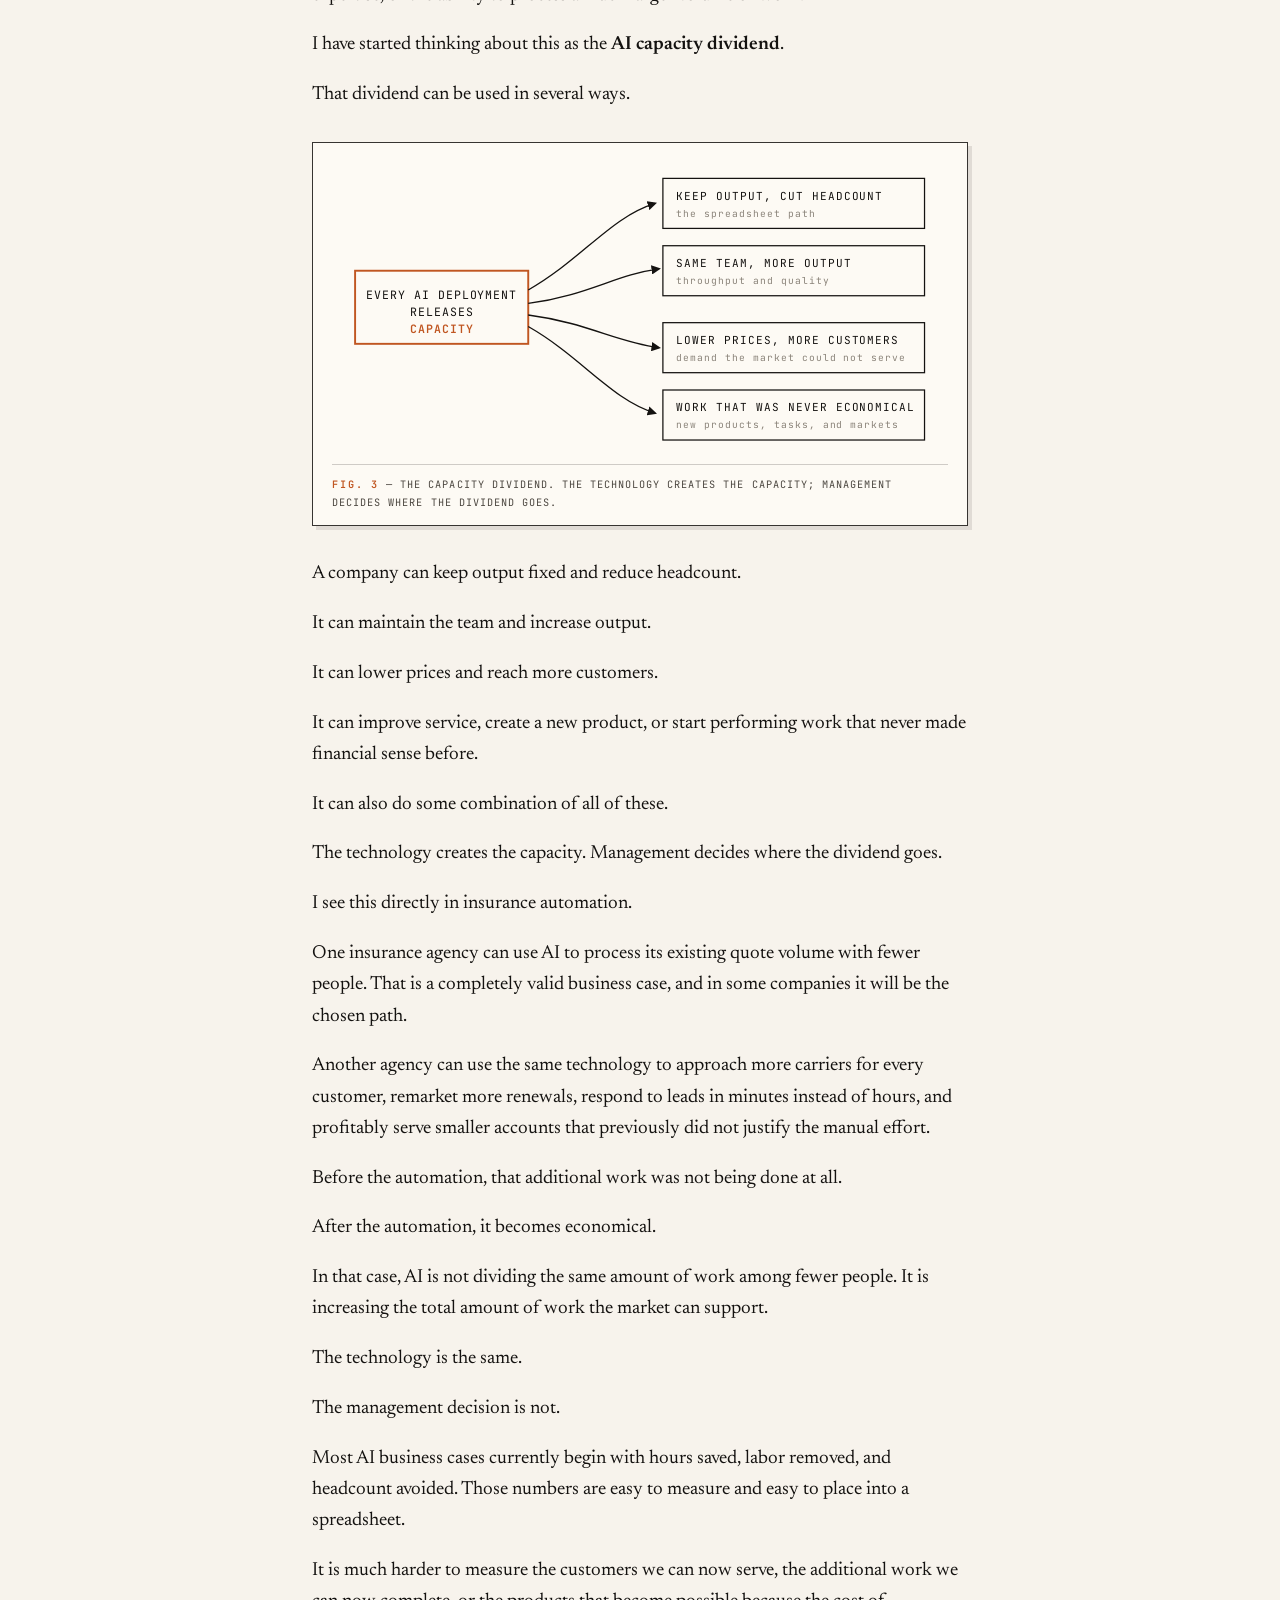
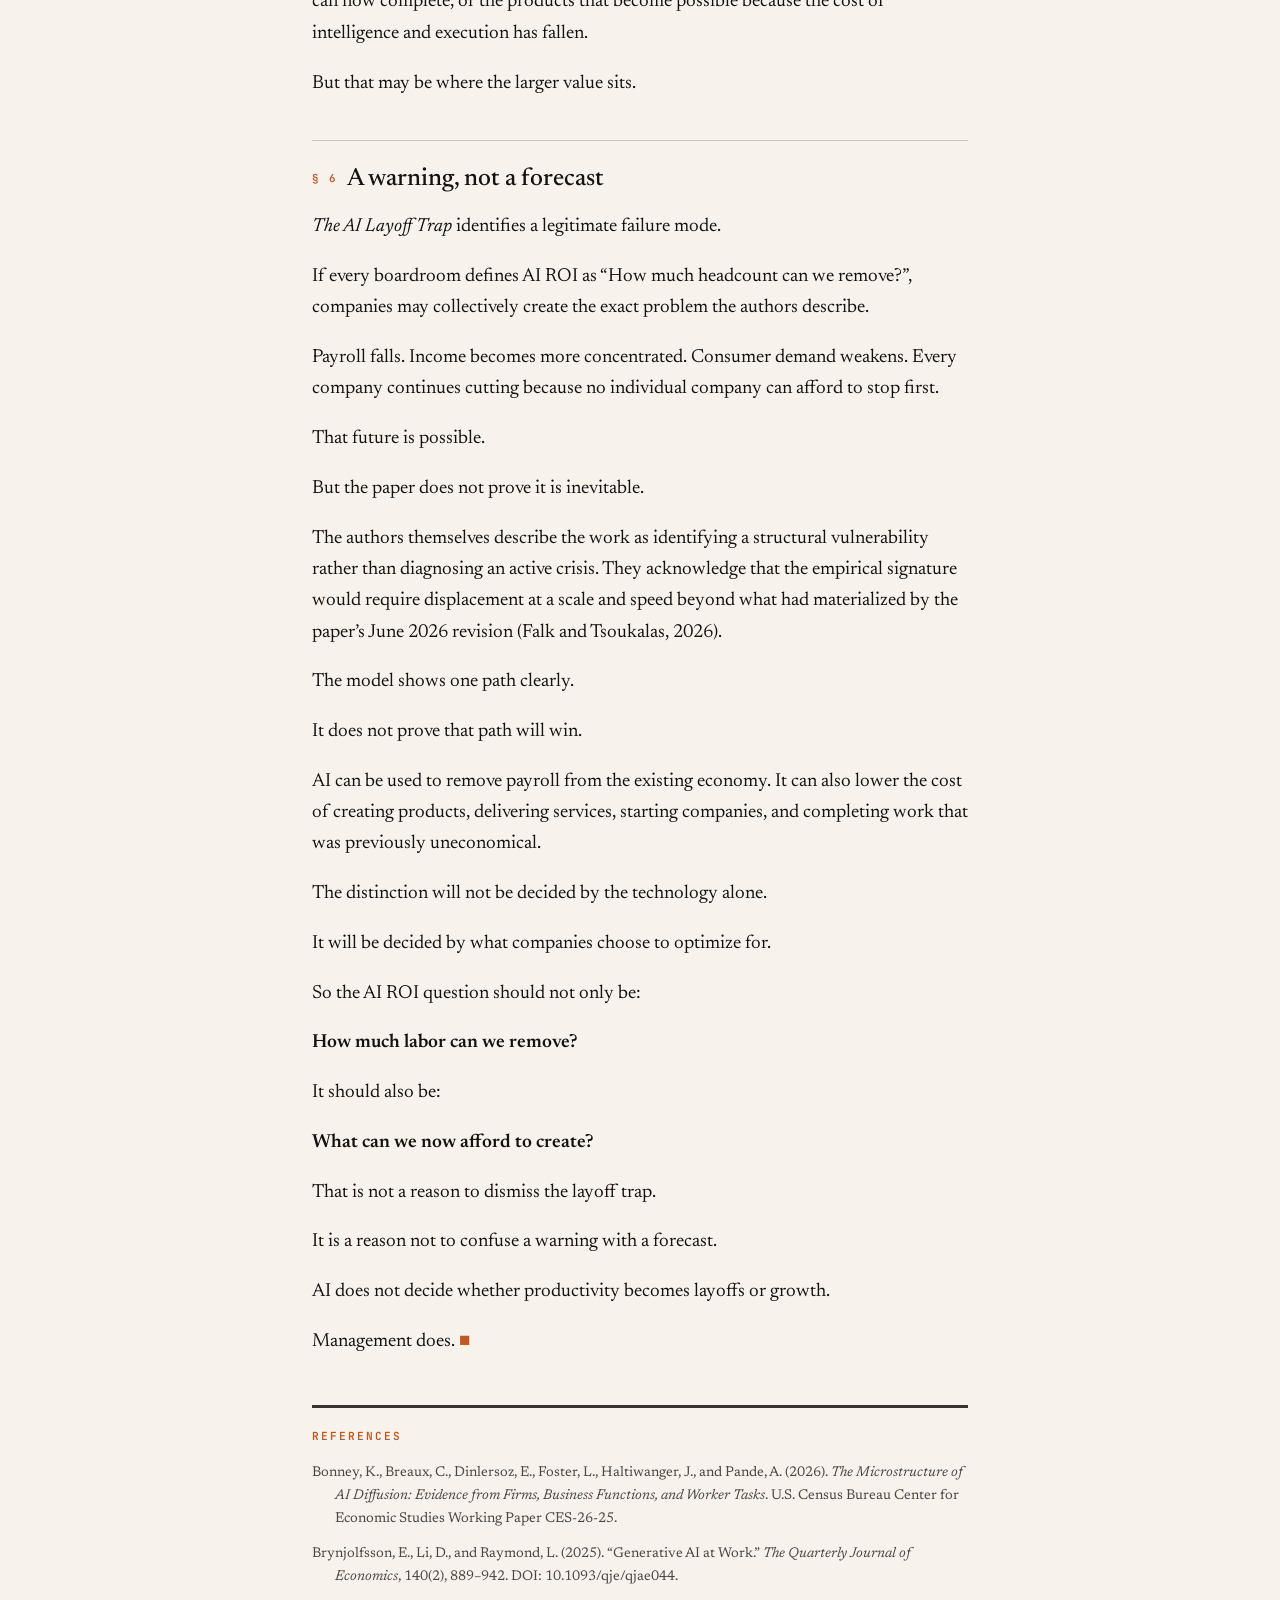
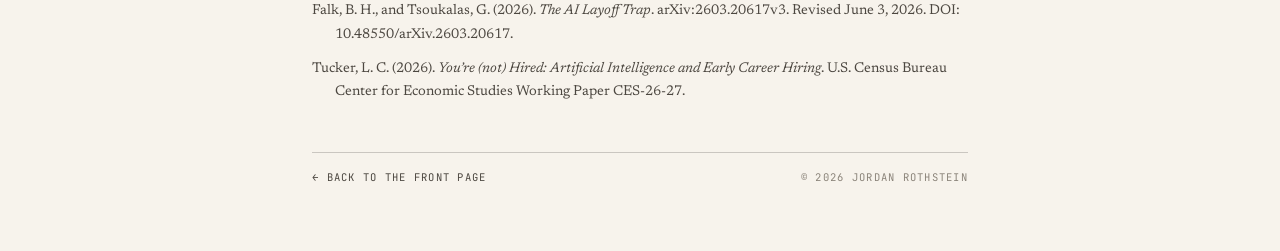
<file: dispatches/ai-layoff-trap.html>
<!doctype html>
<html lang="en">
<head>
  <meta charset="utf-8">
  <meta name="viewport" content="width=device-width, initial-scale=1">
  <title>The AI Layoff Trap Is a Choice, Not a Forecast — Jordan Rothstein</title>
  <meta name="description" content="The paper identifies a real risk. But its math does not prove that labor replacement will become the default use of AI.">
  <link rel="icon" href="../favicon.svg" type="image/svg+xml">
  <link rel="preconnect" href="https://fonts.googleapis.com">
  <link rel="preconnect" href="https://fonts.gstatic.com" crossorigin>
  <link href="https://fonts.googleapis.com/css2?family=Newsreader:ital,opsz,wght@0,6..72,300..700;1,6..72,300..700&family=JetBrains+Mono:ital,wght@0,300..700;1,300..700&display=swap" rel="stylesheet">
  <style>
    /* A clipping from THE EVENING POST — paper stays paper, whatever the sky is doing. */
    :root {
      --paper: #f7f3ec;
      --paper-raise: #fdfaf4;
      --ink: #141210;
      --ink-soft: #4c4740;
      --ink-faint: #8b847a;
      --line: rgba(20, 18, 16, 0.2);
      --line-strong: rgba(20, 18, 16, 0.85);
      --accent: #c05621;
      --accent-soft: rgba(192, 86, 33, 0.09);
      --serif: "Newsreader", Georgia, serif;
      --mono: "JetBrains Mono", ui-monospace, SFMono-Regular, Menlo, monospace;
    }
    * { box-sizing: border-box; margin: 0; padding: 0; }
    body {
      background: var(--paper);
      color: var(--ink);
      font-family: var(--serif);
      font-size: 19px;
      line-height: 1.65;
      -webkit-font-smoothing: antialiased;
    }
    ::selection { background: var(--accent); color: #fff; }
    a { color: inherit; }

    .sheet {
      max-width: 720px;
      margin: 0 auto;
      padding: clamp(1.4rem, 4vw, 3rem) clamp(1.2rem, 4vw, 2rem) 4rem;
    }

    .return {
      display: inline-block;
      font-family: var(--mono);
      font-size: .68rem; letter-spacing: .16em; text-transform: uppercase;
      color: var(--ink-soft); text-decoration: none;
      border: 1px solid var(--line-strong);
      padding: .5rem .9rem;
      box-shadow: 3px 3px 0 rgba(20, 18, 16, 0.1);
      transition: all .2s ease;
    }
    .return:hover { background: var(--accent); border-color: var(--accent); color: #fff; }

    .masthead-min {
      margin: 2.2rem 0 0;
      padding-bottom: .8rem;
      border-bottom: 1px solid var(--line);
      font-family: var(--mono);
      font-size: .66rem; letter-spacing: .18em; text-transform: uppercase;
      color: var(--ink-faint);
      display: flex; justify-content: space-between; gap: 1rem; flex-wrap: wrap;
    }
    .masthead-min .rag { color: var(--accent); font-weight: 600; }

    h1 {
      font-size: clamp(2rem, 6vw, 3.2rem);
      font-weight: 500; line-height: 1.12; letter-spacing: -.01em;
      margin: 1.6rem 0 1rem;
      text-wrap: balance;
    }
    .standfirst {
      font-size: 1.22rem; font-style: italic; color: var(--ink-soft);
      line-height: 1.5; margin-bottom: 1.4rem;
      text-wrap: balance;
    }
    .dateline {
      font-family: var(--mono);
      font-size: .68rem; letter-spacing: .16em; text-transform: uppercase;
      color: var(--ink-soft);
      padding: .7rem 0;
      border-top: 3px solid var(--line-strong);
      border-bottom: 1px solid var(--line-strong);
      margin-bottom: 1.2rem;
    }

    /* ---- the radio edition: a vertical card floating in the right margin ---- */
    .radio {
      position: fixed; z-index: 10;
      right: clamp(1.2rem, 2.5vw, 3rem); top: 50%;
      transform: translateY(-50%);
      display: flex; flex-direction: column; align-items: stretch; gap: .85rem;
      width: 244px;
      padding: 1.15rem 1.2rem 1.05rem;
      border: 2px solid var(--line-strong);
      background: var(--paper-raise);
      box-shadow: 5px 5px 0 rgba(20, 18, 16, 0.12);
      font-family: var(--mono);
    }
    .radio-label {
      font-size: .64rem; letter-spacing: .2em; text-transform: uppercase;
      color: var(--accent); font-weight: 600;
    }
    .radio-desc {
      margin: -.2rem 0 0;
      font-family: var(--serif); font-style: italic;
      font-size: .88rem; line-height: 1.55; color: var(--ink-soft);
    }
    .radio-controls { display: flex; align-items: center; gap: .55rem; }
    .radio-btn {
      font-family: var(--mono); font-size: .8rem; line-height: 1;
      width: 42px; height: 42px; flex: none;
      display: grid; place-items: center;
      border: 1px solid var(--line-strong); background: var(--paper-raise);
      color: var(--ink); cursor: pointer;
      box-shadow: 3px 3px 0 rgba(20, 18, 16, 0.1);
      transition: all .2s ease;
    }
    .radio-btn:hover { background: var(--accent); border-color: var(--accent); color: #fff; }
    .radio-btn.small { width: 36px; height: 36px; font-size: .68rem; }
    .radio-seek { display: flex; align-items: center; gap: .7rem; }
    .radio-track {
      flex: 1; height: 4px; min-width: 60px;
      background: var(--line); cursor: pointer;
      position: relative;
    }
    .radio-fill { height: 100%; width: 0%; background: var(--accent); transition: width .3s ease; }
    .radio-time { font-size: .6rem; letter-spacing: .08em; color: var(--ink-faint); white-space: nowrap; }
    .radio-count { font-size: .6rem; letter-spacing: .04em; color: var(--ink-faint); white-space: nowrap; }

    /* when the floating card would crowd the text column, it joins the
       article flow instead, introducing the narration before the essay */
    @media (max-width: 1240px), (max-height: 620px) {
      .radio {
        position: static; transform: none; width: auto;
        margin: 0 0 2.2rem;
        padding: 1rem 1.1rem 1.1rem;
        box-shadow: 4px 4px 0 rgba(20, 18, 16, 0.12);
      }
      .radio-desc { font-size: .95rem; }
      .radio-btn { width: 46px; height: 46px; }
      .radio-btn.small { width: 42px; height: 42px; font-size: .72rem; }
    }

    @media (max-width: 560px) {
      body { font-size: 17.5px; }
      .pull { font-size: 1.22rem; padding-left: 1rem; margin: 1.8rem 0; }
      figure { padding: .85rem .8rem .7rem; margin: 1.6rem 0; }
      .essay h2 { font-size: 1.35rem; }
      .essay .reading { padding-left: .45rem; }
      .dateline { letter-spacing: .1em; }
    }

    /* ---- read-along highlighting ---- */
    .essay .reading { box-shadow: inset 4px 0 0 var(--accent); padding-left: .6rem; }
    .essay .s-now {
      background: rgba(192, 86, 33, 0.18);
      box-decoration-break: clone; -webkit-box-decoration-break: clone;
      box-shadow: 0 0 0 3px rgba(192, 86, 33, 0.18);
      border-radius: 2px;
    }
    .essay .w-now {
      color: #fff; background: var(--accent);
      box-shadow: 0 0 0 3px var(--accent);
      border-radius: 2px;
    }

    /* ---- essay body ---- */
    .essay p { margin-bottom: 1.15rem; }
    .essay > p:first-of-type::first-letter {
      font-size: 3.4em; float: left; line-height: .82;
      padding: .06em .12em 0 0; font-weight: 500;
    }
    .essay h2 {
      font-size: 1.55rem; font-weight: 500; line-height: 1.2;
      margin: 2.6rem 0 1rem;
      padding-top: 1.5rem;
      border-top: 1px solid var(--line);
    }
    .essay h2::before {
      content: "§ " counter(section) "  ";
      counter-increment: section;
      font-family: var(--mono);
      font-size: .68rem; letter-spacing: .16em;
      color: var(--accent); font-weight: 600;
      vertical-align: .35em;
    }
    .essay { counter-reset: section; }
    .essay strong { font-weight: 600; }
    .essay em { font-style: italic; }
    .essay a { text-decoration-thickness: 1px; text-underline-offset: 3px; }
    .essay a:hover { color: var(--accent); }

    /* ---- figures ---- */
    figure {
      margin: 2rem 0;
      border: 1px solid var(--line-strong);
      background: var(--paper-raise);
      box-shadow: 4px 4px 0 rgba(20, 18, 16, 0.1);
      padding: 1.2rem 1.2rem .9rem;
    }
    figure svg { width: 100%; height: auto; display: block; }
    figcaption {
      margin-top: .8rem; padding-top: .7rem;
      border-top: 1px solid var(--line);
      font-family: var(--mono);
      font-size: .64rem; letter-spacing: .1em; text-transform: uppercase;
      color: var(--ink-soft); line-height: 1.7;
    }
    figcaption .fig-no { color: var(--accent); font-weight: 600; letter-spacing: .18em; }

    /* ---- pull quotes ---- */
    .pull {
      margin: 2.2rem 0;
      padding: .4rem 0 .4rem 1.4rem;
      border-left: 4px solid var(--accent);
      font-size: 1.45rem; font-style: italic; font-weight: 500;
      line-height: 1.35; color: var(--ink);
      text-wrap: balance;
    }

    .endmark { color: var(--accent); }

    .refs {
      margin-top: 3rem;
      border-top: 3px solid var(--line-strong);
      padding-top: 1.2rem;
    }
    .refs h2 {
      font-family: var(--mono);
      font-size: .7rem; letter-spacing: .18em; text-transform: uppercase;
      color: var(--accent); font-weight: 600;
      margin-bottom: 1rem;
    }
    .refs p {
      font-size: .88rem; color: var(--ink-soft);
      padding-left: 1.6em; text-indent: -1.6em;
      margin-bottom: .7rem;
    }

    .colophon {
      margin-top: 3rem;
      padding-top: 1rem;
      border-top: 1px solid var(--line);
      font-family: var(--mono);
      font-size: .66rem; letter-spacing: .12em; text-transform: uppercase;
      color: var(--ink-faint);
      display: flex; justify-content: space-between; gap: 1rem; flex-wrap: wrap;
    }
    .colophon a { color: var(--ink-soft); text-decoration: none; }
    .colophon a:hover { color: var(--accent); }

    @media (prefers-reduced-motion: reduce) {
      * { transition-duration: .01ms !important; scroll-behavior: auto !important; }
    }
  </style>
</head>
<body>
  <div class="sheet">
    <a class="return" href="../index.html">← the evening post</a>

    <p class="masthead-min">
      <span>Jordan Rothstein</span>
      <span class="rag">Dispatches</span>
      <span>Astoria, N.Y.</span>
    </p>

    <h1>The AI Layoff Trap Is a Choice, Not a Forecast</h1>
    <p class="standfirst">The paper identifies a real risk. But its math does not prove that labor
      replacement will become the default use of AI.</p>
    <p class="dateline">August 17, 2026 · by Jordan Rothstein · ≈ 12 min read</p>

    <aside class="radio" id="radio" aria-label="The Radio Edition — audio narration">
      <audio id="radio-audio" src="ai-layoff-trap.m4a" preload="metadata"></audio>
      <span class="radio-label">☊ The Radio Edition</span>
      <p class="radio-desc">This dispatch is narrated by a neural voice. Press play and follow
        along — the sentence being read is washed in ink, the spoken word marked, and the
        page keeps pace on its own.</p>
      <div class="radio-controls">
        <button class="radio-btn" id="radio-play" aria-label="Play or pause the narration">▶</button>
        <button class="radio-btn small" id="radio-back" aria-label="Back one sentence">‹</button>
        <button class="radio-btn small" id="radio-fwd" aria-label="Forward one sentence">›</button>
        <button class="radio-btn small" id="radio-rate" aria-label="Toggle narration speed">1×</button>
      </div>
      <div class="radio-seek">
        <div class="radio-track" id="radio-track" aria-label="Seek"><div class="radio-fill" id="radio-fill"></div></div>
        <span class="radio-time" id="radio-time">0:00</span>
        <span class="radio-count" id="radio-count"></span>
      </div>
    </aside>

    <div class="essay" id="essay">
      <p>I saw a paper called <em>The AI Layoff Trap</em> making the rounds on X and decided to spend
        some time going through it.</p>
      <p>I expected a fairly standard AI-doomer argument. That is not quite what it is.</p>
      <p>The paper is smart, the mechanism is worth understanding, and the math gives the argument a
        level of precision that most AI labor discussions do not have. But I also think the headline
        travels much further than the model actually earns.</p>
      <p>The paper proves a conditional statement.</p>
      <p>If AI adoption primarily means replacing workers, if displaced income is not recovered
        through new work or other sources, and if the capacity created by AI does not generate enough
        new demand, then companies can collectively automate themselves into a weaker economy.</p>
      <p>I agree that this can happen.</p>
      <p>What I do not agree with is treating that outcome as the natural destination of AI
        adoption.</p>

      <aside class="pull">Math can make an argument more precise. It cannot make a chosen assumption
        inevitable.</aside>

      <h2>What the paper gets right</h2>
      <p>The central mechanism is pretty simple.</p>
      <p>When a company replaces a worker with AI, the company captures the full payroll savings.
        That benefit is immediate, visible, and easy to measure.</p>
      <p>But the worker who loses that income also spends less money. The damage does not fall
        entirely on the company that made the layoff. It gets spread across restaurants, retailers,
        software companies, banks, insurers, landlords, and every other business competing for that
        person&rsquo;s income.</p>
      <p>The company keeps all of the savings while absorbing only a small portion of the demand
        loss.</p>

      <figure aria-label="Diagram of the externality loop">
        <svg viewBox="0 0 640 320" role="img" font-family="'JetBrains Mono', monospace">
          <defs>
            <marker id="arr" viewBox="0 0 10 10" refX="8" refY="5" markerWidth="7" markerHeight="7" orient="auto-start-reverse">
              <path d="M0,0 L10,5 L0,10 z" fill="#141210"/>
            </marker>
            <marker id="arrA" viewBox="0 0 10 10" refX="8" refY="5" markerWidth="8" markerHeight="8" orient="auto-start-reverse">
              <path d="M0,0 L10,5 L0,10 z" fill="#c05621"/>
            </marker>
          </defs>
          <!-- four stations of the loop -->
          <g stroke="#141210" stroke-width="1.4" fill="#fdfaf4">
            <rect x="30"  y="30"  width="200" height="64"/>
            <rect x="410" y="30"  width="200" height="64"/>
            <rect x="410" y="226" width="200" height="64"/>
            <rect x="30"  y="226" width="200" height="64"/>
          </g>
          <g fill="#141210" font-size="12.5" letter-spacing="1" text-anchor="middle">
            <text x="130" y="57">ONE FIRM</text><text x="130" y="76">AUTOMATES A JOB</text>
            <text x="510" y="57">IT KEEPS 100% OF</text><text x="510" y="76">THE PAYROLL SAVINGS</text>
            <text x="510" y="253">THE WORKER</text><text x="510" y="272">SPENDS LESS</text>
            <text x="130" y="253">DEMAND FALLS — SPREAD</text><text x="130" y="272">ACROSS EVERY FIRM</text>
          </g>
          <!-- clockwise flow -->
          <g stroke="#141210" stroke-width="1.4" fill="none" marker-end="url(#arr)">
            <line x1="230" y1="62" x2="402" y2="62"/>
            <line x1="510" y1="94" x2="510" y2="218"/>
            <line x1="410" y1="258" x2="238" y2="258"/>
          </g>
          <!-- the closing incentive, in accent -->
          <path d="M 130 226 L 130 102" stroke="#c05621" stroke-width="1.6" stroke-dasharray="5 4" fill="none" marker-end="url(#arrA)"/>
          <g fill="#c05621" font-size="11" letter-spacing="1.4" text-anchor="middle">
            <text x="320" y="150">EVERY FIRM FACES</text>
            <text x="320" y="168">THE SAME INCENTIVE,</text>
            <text x="320" y="186">SO EVERY FIRM KEEPS CUTTING</text>
          </g>
        </svg>
        <figcaption><span class="fig-no">FIG. 1</span> — The externality. Each firm captures all of
          its savings but only a sliver of the demand loss it creates, so cutting stays individually
          rational even when it is collectively corrosive.</figcaption>
      </figure>

      <p>That creates an externality. Every company has an incentive to keep automating because
        slowing down alone would leave it with a higher cost structure than its competitors. Even if
        executives understand the collective risk, awareness is not necessarily enough to change the
        individual decision.</p>
      <p>Every company can make the &ldquo;right&rdquo; decision for itself while all of them
        together weaken the same market they depend on.</p>
      <p>This is the strongest part of the paper. It moves the discussion beyond the basic
        observation that workers are also consumers. It explains why companies may keep cutting even
        when they can see where widespread cutting eventually leads.</p>
      <p>In the authors&rsquo; model, each company captures the full labor-cost savings from
        automation while bearing only a fraction of the demand loss it creates. That causes competing
        firms to automate beyond the level that would collectively maximize their profits (Falk and
        Tsoukalas, 2026).</p>
      <p>I think that is a real risk.</p>
      <p>But it is still only one possible path.</p>

      <h2>Where the assumptions start doing the work</h2>
      <p>In the paper&rsquo;s baseline model, every automated task displaces one worker. The
        automation rate and the layoff rate are treated as the same number.</p>
      <p>Output is also fixed: a task performed by AI produces exactly the same amount as a task
        performed by a person. The authors explicitly state that this choice shuts down productivity
        and quality improvements so they can isolate the spending consequences of displacement.</p>
      <p>The baseline also uses symmetric firms in one sector, holds wages fixed, and assumes
        business owners spend none of their additional income inside the modeled sector. Some of
        these assumptions are relaxed later, but they still shape the initial result and the way the
        paper is being discussed online (Falk and Tsoukalas, 2026).</p>
      <p>None of that makes the model invalid.</p>
      <p>Models are supposed to simplify reality so one mechanism can be studied clearly. The problem
        begins when the result of that narrow model gets repeated as though it is a forecast of the
        entire AI economy.</p>
      <p>AI is not only a cheaper way to perform a fixed list of existing tasks.</p>
      <p>It can increase the amount of work a team completes. It can improve the quality of work. It
        can compress learning curves, lower prices, make smaller customers profitable to serve, and
        allow companies to offer services that were previously too expensive to provide at all.</p>
      <p>It can also create new tasks that did not exist before.</p>
      <p>The paper does later introduce higher AI productivity. But even in that extension, the
        upside is modeled as more units of output from an automated task rather than the creation of
        entirely new products, services, occupations, or sources of demand.</p>
      <p>There is an even more important detail inside that extension.</p>
      <p>The planner&rsquo;s objective is based on nominal income and spending, not the amount of
        real output consumers receive. When AI productivity rises, the model allows output to
        increase while prices fall proportionally. Because total nominal spending does not rise, the
        paper&rsquo;s efficient automation benchmark remains unchanged.</p>
      <p>The authors acknowledge this limitation directly. They note that their welfare measure
        understates the real consumption benefits of lower prices and clarify that their result is
        not a claim that better AI reduces total welfare (Falk and Tsoukalas, 2026).</p>
      <p>That qualification matters.</p>
      <p>The paper models a strategic distortion created by productivity. It does not establish that
        the productivity itself makes society poorer.</p>

      <h2>The trap disappears inside the paper&rsquo;s own model</h2>
      <p>The most important part of the paper may be its treatment of income reabsorption.</p>
      <p>The authors use a variable to represent how much of a displaced worker&rsquo;s income is
        eventually replaced through reemployment, transfers, or other sources.</p>
      <p>When displaced income is not fully replaced, the model produces over-automation.</p>
      <p>When the income is fully replaced, the over-automation gap disappears.</p>
      <p>When displaced workers move into jobs that pay more than the positions they lost, the model
        actually reverses. Instead of over-automation, it produces under-automation (Falk and
        Tsoukalas, 2026).</p>

      <figure aria-label="Diagram of the reabsorption spectrum">
        <svg viewBox="0 0 640 210" role="img" font-family="'JetBrains Mono', monospace">
          <defs>
            <marker id="arr2" viewBox="0 0 10 10" refX="8" refY="5" markerWidth="7" markerHeight="7" orient="auto-start-reverse">
              <path d="M0,0 L10,5 L0,10 z" fill="#141210"/>
            </marker>
          </defs>
          <text x="320" y="28" fill="#141210" font-size="13" letter-spacing="2" text-anchor="middle" font-weight="600">HOW MUCH DISPLACED INCOME COMES BACK?</text>
          <!-- axis -->
          <line x1="60" y1="120" x2="596" y2="120" stroke="#141210" stroke-width="1.6" marker-end="url(#arr2)"/>
          <g stroke="#141210" stroke-width="1.4">
            <line x1="60"  y1="112" x2="60"  y2="128"/>
            <line x1="320" y1="112" x2="320" y2="128"/>
            <line x1="520" y1="112" x2="520" y2="128"/>
          </g>
          <g fill="#4c4740" font-size="11" letter-spacing="1" text-anchor="middle">
            <text x="60"  y="146">NONE</text>
            <text x="320" y="146">FULLY REPLACED</text>
            <text x="520" y="146">BETTER-PAID WORK</text>
          </g>
          <!-- outcome bands -->
          <g font-size="12" letter-spacing="1.2" text-anchor="middle">
            <text x="180" y="86" fill="#c05621" font-weight="600">OVER-AUTOMATION</text>
            <text x="180" y="103" fill="#c05621" font-size="10.5">— the trap —</text>
            <text x="320" y="180" fill="#4c4740">GAP DISAPPEARS</text>
            <text x="530" y="86" fill="#141210" font-weight="600">UNDER-AUTOMATION</text>
            <text x="530" y="103" fill="#4c4740" font-size="10.5">— the model reverses —</text>
          </g>
          <!-- baseline marker -->
          <g>
            <line x1="92" y1="120" x2="92" y2="62" stroke="#c05621" stroke-width="1.4" stroke-dasharray="4 3"/>
            <text x="112" y="50" fill="#c05621" font-size="10.5" letter-spacing="1.2" text-anchor="middle">THE PAPER&#8217;S BASELINE</text>
          </g>
        </svg>
        <figcaption><span class="fig-no">FIG. 2</span> — One variable decides the result. The trap
          exists at the left of this axis, vanishes in the middle, and reverses on the right. Where
          an economy lands is reabsorption velocity, not AI capability.</figcaption>
      </figure>

      <p>That changes the argument quite a bit.</p>
      <p>The deciding variable is not AI capability by itself. It is how quickly lost income is
        recreated somewhere else in the economy.</p>
      <p>How quickly do displaced people find new work?</p>
      <p>What does that work pay?</p>
      <p>Do falling costs create lower prices and more demand?</p>
      <p>Do businesses use their new capacity to enter additional markets?</p>
      <p>Do new products and companies appear quickly enough to absorb workers?</p>
      <p>Does the value created by AI remain concentrated, or does it return to the economy through
        wages, ownership, investment, and consumption?</p>
      <p>I think of this as <strong>reabsorption velocity</strong>.</p>
      <p>A transition where productive work and income are recreated in six months looks very
        different from one where the adjustment takes fifteen years. Both economies may eventually
        &ldquo;recover&rdquo;, but that does not make the experiences of the displaced workers
        remotely equivalent.</p>
      <p>The paper assumes that incomplete reabsorption is the relevant case. That is a valid risk to
        study, but it is still an assumption about the path the economy takes.</p>
      <p>It is not an unavoidable property of AI.</p>

      <h2>What the evidence says so far</h2>
      <p>We do not currently have proof that an economy-wide AI layoff trap is happening.</p>
      <p>We also do not have enough evidence to confidently say that it will not happen.</p>
      <p>AI adoption is still early, and companies may reduce labor demand through slower hiring or
        unfilled positions long before those changes appear as formal AI layoffs.</p>
      <p>But the evidence we do have does not look like a clean one-for-one replacement story.</p>
      <p>A 2026 U.S. Census Bureau study using nationally representative business data found that 66%
        of firms using AI reported using it solely to augment tasks. Only 2% reported an AI-related
        decrease in employment. Adoption was also still fairly narrow inside many businesses, with
        most users deploying AI across only a small number of functions and tasks (Bonney et al.,
        2026).</p>
      <p>That does not prove augmentation will remain the dominant model. The data is early, and some
        of it depends on how companies describe their own decisions.</p>
      <p>But it does challenge the idea that worker replacement is already the default outcome.</p>
      <p>We also have real evidence that AI can supercharge the workers who remain.</p>
      <p>A published study of 5,172 customer-support agents found that access to an AI assistant
        increased productivity by 15% on average. Less experienced and lower-skilled workers saw an
        approximately 30% increase in issues resolved per hour. Workers with two months of experience
        and AI assistance performed about as well as workers with more than six months of experience
        who did not have the tool.</p>
      <p>The system did not simply perform the job in place of the workers. It helped spread some of
        the knowledge and practices of stronger employees across the rest of the team (Brynjolfsson,
        Li, and Raymond, 2025).</p>
      <p>That is a very different economic mechanism from the one-for-one swap.</p>
      <p>AI can reduce the amount of labor needed for a given level of output. But it can also make a
        less experienced worker productive faster, help a smaller team attempt more difficult work,
        or allow a business to handle demand that it previously could not serve.</p>
      <p>There are warning signs as well.</p>
      <p>A separate 2026 Census working paper found that employment among workers ages 22 to 24
        declined by 12% over ten quarters in the industry-state groups most exposed to AI. The author
        also identified earlier trend changes around the pandemic that complicate a perfectly clean
        causal story, but the decline in early-career hiring is still important (Tucker, 2026).</p>
      <p>This may be where the displacement risk becomes visible first.</p>
      <p>Not necessarily through one enormous wave of layoffs, but through smaller entry-level
        classes, fewer junior positions, and roles that quietly disappear when someone leaves.</p>
      <p>There is a strange tension here.</p>

      <aside class="pull">AI may dramatically improve the performance of the junior workers who do
        get hired while reducing the number of junior workers a company believes it needs to
        hire.</aside>

      <p>AI may dramatically improve the performance of the junior workers who do get hired while
        reducing the number of junior workers a company believes it needs to hire.</p>
      <p>That matters because entry-level work is not only inexpensive labor. It is how people learn
        an industry, build judgment, make mistakes under supervision, and eventually become the
        experienced workers companies depend on.</p>
      <p>A company can remove the bottom rung of the ladder and continue operating for years because
        it already has senior people.</p>
      <p>The problem only becomes obvious later, when it realizes it stopped creating the next
        generation of them.</p>

      <h2>AI creates a capacity dividend</h2>
      <p>The binary argument around AI is usually framed as replacement versus augmentation.</p>
      <p>I think there is a more useful way to look at it.</p>
      <p>Every successful AI deployment releases capacity.</p>
      <p>It may release employee time, operating cost, management attention, technical expertise, or
        the ability to process a much larger volume of work.</p>
      <p>I have started thinking about this as the <strong>AI capacity dividend</strong>.</p>
      <p>That dividend can be used in several ways.</p>

      <figure aria-label="Diagram of the capacity dividend">
        <svg viewBox="0 0 640 300" role="img" font-family="'JetBrains Mono', monospace">
          <defs>
            <marker id="arr3" viewBox="0 0 10 10" refX="8" refY="5" markerWidth="7" markerHeight="7" orient="auto-start-reverse">
              <path d="M0,0 L10,5 L0,10 z" fill="#141210"/>
            </marker>
          </defs>
          <!-- source -->
          <rect x="24" y="112" width="180" height="76" fill="#fdfaf4" stroke="#c05621" stroke-width="2"/>
          <g fill="#141210" font-size="12" letter-spacing="1" text-anchor="middle">
            <text x="114" y="141">EVERY AI DEPLOYMENT</text>
            <text x="114" y="159">RELEASES</text>
            <text x="114" y="177" fill="#c05621" font-weight="600">CAPACITY</text>
          </g>
          <!-- fan of choices -->
          <g stroke="#141210" stroke-width="1.4" fill="none" marker-end="url(#arr3)">
            <path d="M 204 132 C 260 100, 290 56, 336 42"/>
            <path d="M 204 146 C 265 138, 295 116, 340 110"/>
            <path d="M 204 158 C 265 166, 295 186, 340 192"/>
            <path d="M 204 170 C 260 202, 290 246, 336 260"/>
          </g>
          <g stroke="#141210" stroke-width="1.3" fill="#fdfaf4">
            <rect x="344" y="16"  width="272" height="52"/>
            <rect x="344" y="86"  width="272" height="52"/>
            <rect x="344" y="166" width="272" height="52"/>
            <rect x="344" y="236" width="272" height="52"/>
          </g>
          <g fill="#141210" font-size="11.5" letter-spacing="1">
            <text x="358" y="38">KEEP OUTPUT, CUT HEADCOUNT</text>
            <text x="358" y="56" fill="#8b847a" font-size="10">the spreadsheet path</text>
            <text x="358" y="108">SAME TEAM, MORE OUTPUT</text>
            <text x="358" y="126" fill="#8b847a" font-size="10">throughput and quality</text>
            <text x="358" y="188">LOWER PRICES, MORE CUSTOMERS</text>
            <text x="358" y="206" fill="#8b847a" font-size="10">demand the market could not serve</text>
            <text x="358" y="258">WORK THAT WAS NEVER ECONOMICAL</text>
            <text x="358" y="276" fill="#8b847a" font-size="10">new products, tasks, and markets</text>
          </g>
        </svg>
        <figcaption><span class="fig-no">FIG. 3</span> — The capacity dividend. The technology
          creates the capacity; management decides where the dividend goes.</figcaption>
      </figure>

      <p>A company can keep output fixed and reduce headcount.</p>
      <p>It can maintain the team and increase output.</p>
      <p>It can lower prices and reach more customers.</p>
      <p>It can improve service, create a new product, or start performing work that never made
        financial sense before.</p>
      <p>It can also do some combination of all of these.</p>
      <p>The technology creates the capacity. Management decides where the dividend goes.</p>
      <p>I see this directly in insurance automation.</p>
      <p>One insurance agency can use AI to process its existing quote volume with fewer people.
        That is a completely valid business case, and in some companies it will be the chosen
        path.</p>
      <p>Another agency can use the same technology to approach more carriers for every customer,
        remarket more renewals, respond to leads in minutes instead of hours, and profitably serve
        smaller accounts that previously did not justify the manual effort.</p>
      <p>Before the automation, that additional work was not being done at all.</p>
      <p>After the automation, it becomes economical.</p>
      <p>In that case, AI is not dividing the same amount of work among fewer people. It is
        increasing the total amount of work the market can support.</p>
      <p>The technology is the same.</p>
      <p>The management decision is not.</p>
      <p>Most AI business cases currently begin with hours saved, labor removed, and headcount
        avoided. Those numbers are easy to measure and easy to place into a spreadsheet.</p>
      <p>It is much harder to measure the customers we can now serve, the additional work we can now
        complete, or the products that become possible because the cost of intelligence and execution
        has fallen.</p>
      <p>But that may be where the larger value sits.</p>

      <h2>A warning, not a forecast</h2>
      <p><em>The AI Layoff Trap</em> identifies a legitimate failure mode.</p>
      <p>If every boardroom defines AI ROI as &ldquo;How much headcount can we remove?&rdquo;,
        companies may collectively create the exact problem the authors describe.</p>
      <p>Payroll falls. Income becomes more concentrated. Consumer demand weakens. Every company
        continues cutting because no individual company can afford to stop first.</p>
      <p>That future is possible.</p>
      <p>But the paper does not prove it is inevitable.</p>
      <p>The authors themselves describe the work as identifying a structural vulnerability rather
        than diagnosing an active crisis. They acknowledge that the empirical signature would require
        displacement at a scale and speed beyond what had materialized by the paper&rsquo;s June 2026
        revision (Falk and Tsoukalas, 2026).</p>
      <p>The model shows one path clearly.</p>
      <p>It does not prove that path will win.</p>
      <p>AI can be used to remove payroll from the existing economy. It can also lower the cost of
        creating products, delivering services, starting companies, and completing work that was
        previously uneconomical.</p>
      <p>The distinction will not be decided by the technology alone.</p>
      <p>It will be decided by what companies choose to optimize for.</p>
      <p>So the AI ROI question should not only be:</p>
      <p><strong>How much labor can we remove?</strong></p>
      <p>It should also be:</p>
      <p><strong>What can we now afford to create?</strong></p>
      <p>That is not a reason to dismiss the layoff trap.</p>
      <p>It is a reason not to confuse a warning with a forecast.</p>
      <p>AI does not decide whether productivity becomes layoffs or growth.</p>
      <p>Management does. <span class="endmark">■</span></p>
    </div>

    <div class="refs">
      <h2>References</h2>
      <p>Bonney, K., Breaux, C., Dinlersoz, E., Foster, L., Haltiwanger, J., and Pande, A. (2026).
        <em>The Microstructure of AI Diffusion: Evidence from Firms, Business Functions, and Worker
        Tasks</em>. U.S. Census Bureau Center for Economic Studies Working Paper CES-26-25.</p>
      <p>Brynjolfsson, E., Li, D., and Raymond, L. (2025). &ldquo;Generative AI at Work.&rdquo;
        <em>The Quarterly Journal of Economics</em>, 140(2), 889&ndash;942.
        DOI: 10.1093/qje/qjae044.</p>
      <p>Falk, B. H., and Tsoukalas, G. (2026). <em>The AI Layoff Trap</em>. arXiv:2603.20617v3.
        Revised June 3, 2026. DOI: 10.48550/arXiv.2603.20617.</p>
      <p>Tucker, L. C. (2026). <em>You&rsquo;re (not) Hired: Artificial Intelligence and Early
        Career Hiring</em>. U.S. Census Bureau Center for Economic Studies Working Paper
        CES-26-27.</p>
    </div>

    <p class="colophon">
      <a href="../index.html">← back to the front page</a>
      <span>© 2026 jordan rothstein</span>
    </p>
  </div>

  <script>
    /* ---- THE RADIO EDITION — a locally-generated neural narration.
       Sentence-exact timings drive a three-layer read-along: the
       current paragraph is ruled, the current sentence is washed,
       and the current word is underlined as it is spoken. ---- */
    (function () {
      // segs: [paragraphIndex (-1 = prologue), startSec, durSec, wordCount]
      const TIMINGS = {"total":904.03,"segs":[[-1,0.0,2.86,10],[-1,2.98,2.15,6],[-1,5.25,4.95,16],[-1,10.32,3.16,8],[0,13.9,6.68,23],[1,21.0,3.09,7],[1,24.21,1.54,7],[2,26.17,9.66,27],[2,35.95,4.33,14],[3,40.7,2.28,6],[4,43.4,17.43,42],[5,61.25,1.6,6],[6,63.27,5.55,17],[7,69.24,1.37,5],[8,71.03,2.3,6],[9,73.75,5.42,15],[9,79.29,3.18,9],[10,82.89,3.56,11],[10,86.57,4.03,13],[10,90.72,9.19,20],[11,100.34,5.33,17],[12,106.09,1.66,4],[12,107.87,8.34,23],[12,116.33,7.23,17],[13,123.99,6.53,21],[14,130.93,2.18,8],[14,133.23,5.53,13],[14,138.88,6.27,17],[15,145.57,9.15,24],[15,154.84,9.17,19],[16,164.43,1.69,7],[17,166.54,2.3,8],[18,169.26,1.86,7],[19,171.54,4.57,11],[19,176.22,3.93,13],[20,180.57,7.98,21],[20,188.67,9.02,22],[21,198.11,10.24,26],[21,208.47,10.97,27],[22,219.86,2.03,7],[23,222.3,4.95,13],[23,227.37,7.77,23],[24,235.56,4.48,15],[25,240.46,2.82,10],[25,243.39,1.75,7],[25,245.26,10.77,28],[26,256.46,3.41,11],[27,260.29,3.35,8],[27,263.76,12.54,32],[28,276.72,3.65,10],[29,280.79,7.25,18],[29,288.17,6.21,14],[29,294.49,6.91,14],[30,301.83,2.86,6],[30,304.8,14.04,33],[31,319.26,1.64,3],[32,321.32,4.22,9],[32,325.67,4.22,11],[33,330.31,2.86,8],[34,333.59,4.63,14],[35,338.64,9.49,23],[36,348.55,4.84,11],[37,353.82,4.03,10],[38,358.27,6.7,18],[38,365.09,6.76,10],[39,372.27,2.09,7],[40,374.78,3.78,9],[40,378.68,4.52,13],[41,383.62,2.56,8],[42,386.6,1.28,5],[43,388.3,3.31,9],[44,392.03,4.01,10],[45,396.46,3.84,11],[46,400.72,9.05,21],[47,410.18,2.62,7],[48,413.23,8.62,23],[48,421.96,7.85,18],[49,430.23,4.12,10],[49,434.47,5.48,19],[50,440.37,2.71,8],[51,443.5,1.62,6],[52,445.55,4.76,14],[53,450.72,4.33,15],[54,455.47,11.24,26],[55,467.14,4.48,15],[56,472.04,12.91,25],[56,485.06,4.03,8],[56,489.21,12.12,27],[57,501.75,3.78,10],[57,505.65,4.97,16],[58,511.04,4.74,14],[59,516.19,4.84,13],[60,521.46,10.88,20],[60,532.46,6.91,15],[60,539.49,9.56,28],[61,549.47,3.78,13],[61,553.36,9.47,23],[62,563.25,4.18,11],[63,567.86,4.46,14],[63,572.43,11.33,32],[64,584.18,1.64,6],[65,586.25,13.85,29],[65,600.21,13.27,28],[66,613.9,3.39,10],[67,617.71,10.67,24],[68,628.8,1.64,6],[69,630.86,9.79,28],[70,641.07,4.18,10],[70,645.37,9.34,22],[71,655.14,6.91,21],[72,662.47,6.21,17],[73,669.1,2.07,5],[74,671.59,5.87,12],[75,677.87,2.5,12],[76,680.79,3.22,6],[77,684.43,9.6,22],[78,694.45,3.73,11],[79,698.61,2.5,8],[80,701.52,3.24,9],[81,705.18,2.47,8],[82,708.08,2.69,8],[83,711.19,6.46,18],[84,718.07,2.73,10],[85,721.22,2.11,5],[85,723.45,2.52,6],[86,726.39,2.75,7],[87,729.56,5.65,15],[87,735.34,5.23,17],[88,740.98,15.49,38],[89,756.89,3.8,12],[90,761.11,2.79,6],[91,764.32,4.54,15],[91,768.99,3.61,12],[92,773.01,1.62,5],[93,775.05,1.86,5],[94,777.33,6.06,14],[94,783.51,3.88,13],[95,787.81,11.18,34],[96,799.41,2.54,9],[97,802.37,1.56,5],[98,804.35,3.71,9],[99,808.48,10.09,23],[100,818.99,1.13,2],[100,820.24,2.03,4],[100,822.39,1.58,3],[100,824.08,5.18,13],[101,829.69,1.49,4],[102,831.6,2.41,9],[103,834.43,7.96,17],[103,842.51,14.06,28],[104,856.99,1.79,6],[105,859.2,1.81,8],[106,861.43,3.88,11],[106,865.44,8.7,20],[107,874.56,3.52,10],[108,878.5,3.46,11],[109,882.38,3.11,9],[110,885.91,1.66,6],[111,887.99,1.13,4],[112,889.55,1.62,7],[113,891.59,2.65,10],[114,894.65,3.2,12],[115,898.27,4.2,10],[116,902.89,1.13,2]]};

      const audio = document.getElementById("radio-audio");
      const playBtn = document.getElementById("radio-play");
      const backBtn = document.getElementById("radio-back");
      const fwdBtn = document.getElementById("radio-fwd");
      const rateBtn = document.getElementById("radio-rate");
      const track = document.getElementById("radio-track");
      const fill = document.getElementById("radio-fill");
      const count = document.getElementById("radio-count");
      const timeEl = document.getElementById("radio-time");
      const items = Array.from(document.querySelectorAll("#essay > p, #essay > h2"));

      /* wrap every word of every essay item in a span */
      function wrapWords(el) {
        const spans = [];
        (function walk(node) {
          for (const child of Array.from(node.childNodes)) {
            if (child.nodeType === Node.TEXT_NODE) {
              const frag = document.createDocumentFragment();
              for (const tok of child.textContent.split(/(\s+)/)) {
                if (!tok) continue;
                if (/\s/.test(tok)) frag.appendChild(document.createTextNode(tok));
                else {
                  const s = document.createElement("span");
                  s.textContent = tok;
                  frag.appendChild(s);
                  spans.push(s);
                }
              }
              child.replaceWith(frag);
            } else if (child.nodeType === Node.ELEMENT_NODE) walk(child);
          }
        })(el);
        return spans;
      }
      const itemSpans = items.map(wrapWords);

      /* attach each timing segment to its word spans + char-weighted offsets */
      const cursors = items.map(() => 0);
      const segs = TIMINGS.segs.map(([p, start, dur, nWords]) => {
        let spans = [];
        if (p >= 0 && p < items.length) {
          spans = itemSpans[p].slice(cursors[p], cursors[p] + nWords);
          cursors[p] += nWords;
        }
        let total = 0;
        const cum = spans.map((s) => (total += s.textContent.length + 1));
        return { p, start, dur, spans, cum, total };
      });

      const st = { seg: -1, word: -1, para: -1 };

      function segAt(t) {
        let lo = 0, hi = segs.length - 1, ans = -1;
        while (lo <= hi) {
          const mid = (lo + hi) >> 1;
          if (segs[mid].start <= t) { ans = mid; lo = mid + 1; } else hi = mid - 1;
        }
        return ans;
      }

      function fmt(s) {
        s = Math.max(0, Math.round(s));
        return `${Math.floor(s / 60)}:${String(s % 60).padStart(2, "0")}`;
      }

      function keepInView(el) {
        const r = el.getBoundingClientRect();
        if (r.top < innerHeight * 0.18 || r.bottom > innerHeight * 0.72) {
          el.scrollIntoView({ block: "center", behavior: "smooth" });
        }
      }

      function tick() {
        const t = audio.currentTime;
        const i = segAt(t);
        const seg = segs[i];

        if (i !== st.seg) {
          if (st.seg >= 0) segs[st.seg].spans.forEach((s) => s.classList.remove("s-now", "w-now"));
          if (seg) seg.spans.forEach((s) => s.classList.add("s-now"));
          const para = seg ? seg.p : -1;
          if (para !== st.para) {
            items.forEach((el, k) => el.classList.toggle("reading", k === para));
            st.para = para;
          }
          if (!audio.paused && seg && seg.spans.length) keepInView(seg.spans[0]);
          st.seg = i; st.word = -1;
        }

        if (seg && seg.spans.length && seg.total) {
          const frac = Math.min(0.999, Math.max(0, (t - seg.start) / seg.dur));
          let w = seg.cum.findIndex((c) => frac * seg.total < c);
          if (w < 0) w = seg.spans.length - 1;
          if (w !== st.word) {
            if (st.word >= 0 && seg.spans[st.word]) seg.spans[st.word].classList.remove("w-now");
            seg.spans[w].classList.add("w-now");
            st.word = w;
          }
        }

        const dur = audio.duration || TIMINGS.total;
        const vertical = track.offsetHeight > track.offsetWidth;
        fill.style[vertical ? "height" : "width"] = `${(t / dur) * 100}%`;
        fill.style[vertical ? "width" : "height"] = "100%";
        count.textContent = seg && seg.p >= 0 ? `¶${seg.p + 1}` : "☊";
        timeEl.textContent = `${fmt(t)} / ${fmt(dur)}`;
        playBtn.textContent = audio.paused ? "▶" : "❚❚";
      }

      let raf = 0;
      function loop() { tick(); raf = requestAnimationFrame(loop); }

      playBtn.addEventListener("click", () => { audio.paused ? audio.play() : audio.pause(); });
      backBtn.addEventListener("click", () => {
        const i = segAt(audio.currentTime);
        const target = i < 0 ? 0 : (audio.currentTime - segs[i].start > 1.5 ? i : Math.max(0, i - 1));
        audio.currentTime = segs[target].start + 0.01;
        tick();
      });
      fwdBtn.addEventListener("click", () => {
        const i = segAt(audio.currentTime);
        if (i + 1 < segs.length) audio.currentTime = segs[i + 1].start + 0.01;
        tick();
      });
      rateBtn.addEventListener("click", () => {
        audio.playbackRate = audio.playbackRate === 1 ? 1.2 : 1;
        rateBtn.textContent = audio.playbackRate === 1 ? "1×" : "1.2×";
      });
      track.addEventListener("click", (e) => {
        const r = track.getBoundingClientRect();
        const vertical = r.height > r.width;
        const frac = vertical ? (e.clientY - r.top) / r.height : (e.clientX - r.left) / r.width;
        audio.currentTime = Math.max(0, Math.min(1, frac)) * (audio.duration || TIMINGS.total);
        tick();
      });
      audio.addEventListener("play", () => { cancelAnimationFrame(raf); loop(); });
      audio.addEventListener("pause", () => { cancelAnimationFrame(raf); tick(); });
      audio.addEventListener("seeked", tick);
      audio.addEventListener("ended", () => { audio.currentTime = 0; tick(); });
      audio.addEventListener("error", () => {
        timeEl.textContent = "unavailable";
        [playBtn, backBtn, fwdBtn, rateBtn].forEach((b) => (b.disabled = true));
      });

      tick();
    })();
  </script>
</body>
</html>
</file>
<file: styles.css>
/* ============================================================
   THE EVENING POST — one living front page over Astoria.
   A single scene: real sky above, ink rooftops below, the
   biplane as the only actor. Content lives on the rooftops.
   The palette shifts with the real sky (editions), never by
   a manual toggle — same scene, different conditions.
   ============================================================ */

:root {
  /* the "print" layer */
  --paper: #f7f3ec;
  --ink: #16130f;
  --ink-soft: #4c4740;
  --ink-faint: #8b847a;
  --line: rgba(20, 18, 16, 0.2);
  --line-strong: rgba(20, 18, 16, 0.85);
  --accent: #c05621;
  --accent-soft: rgba(192, 86, 33, 0.1);
  --serif: "Newsreader", Georgia, serif;
  --mono: "JetBrains Mono", ui-monospace, SFMono-Regular, Menlo, monospace;
  --ease: cubic-bezier(.22, 1, .36, 1);

  /* scene tokens the JS retunes with the real sky */
  --sky-ink: #16130f;          /* skyline silhouette color */
  --fg-ink: #0d0b08;           /* foreground silhouettes: nearest, darkest */
  --leaf: #5b8746;             /* canopies & shrubs — the living green */
  --grass: #2b4423;            /* the foreground park strip */
  --lamp: rgba(255, 196, 110, 0);   /* billboard lamps: off by day */
  --window-glow: rgba(255, 205, 130, 0);
  --mast-ink: #16130f;         /* nameplate ink over the sky */
}

/* night: JS sets data-edition on <html> from the real sun times */
html[data-edition="night"] {
  --paper: #efe9df;
  --lamp: rgba(255, 196, 110, .95);
  --window-glow: rgba(255, 205, 130, .8);
  --leaf: #3a5730;
  --grass: #1c2e15;
}
html[data-edition="evening"], html[data-edition="morning"] {
  --lamp: rgba(255, 196, 110, .55);
  --window-glow: rgba(255, 205, 130, .35);
  --leaf: #4d703b;
  --grass: #24381c;
}

* { box-sizing: border-box; margin: 0; padding: 0; }
html, body { height: 100%; }

body {
  background: var(--paper);
  color: var(--ink);
  font-family: var(--serif);
  font-size: 17.5px;
  line-height: 1.6;
  -webkit-font-smoothing: antialiased;
  overflow: hidden;
}

.mono { font-family: var(--mono); }
a { color: inherit; }
::selection { background: var(--accent); color: #fff; }
kbd {
  font-family: var(--mono); font-size: .85em;
  border: 1px solid var(--line); border-bottom-width: 2px;
  border-radius: 3px; padding: .05em .4em;
  background: var(--paper);
}
:focus-visible { outline: 2px solid var(--accent); outline-offset: 2px; }

/* ============ Scene layers ============ */
#weather { position: fixed; inset: 0; z-index: 0; width: 100%; height: 100%; pointer-events: none; }
#sky     { position: fixed; inset: 0; z-index: 5; width: 100%; height: 100%; pointer-events: none; } /* the plane flies in front of the city */

/* ============ Masthead in the sky ============ */
.masthead {
  position: fixed; top: clamp(1.6rem, 6vh, 4.2rem); left: 0; right: 0;
  z-index: 2; text-align: center; pointer-events: none;
  padding: 0 1.5rem;
}
.masthead a, .masthead kbd { pointer-events: auto; }
.masthead-name {
  font-size: clamp(2.6rem, 8vw, 6.8rem);
  font-weight: 500; text-transform: uppercase;
  letter-spacing: .01em; line-height: 1.02;
  color: var(--mast-ink);
  text-wrap: balance;
}
/* the classic double rule under the nameplate */
.mast-rule {
  width: min(860px, 84vw);
  margin: .7rem auto .6rem;
  height: 5px;
  border-top: 3px solid var(--line-strong);
  border-bottom: 1px solid var(--line-strong);
}
.dateline {
  font-size: .68rem; letter-spacing: .18em; text-transform: uppercase;
  color: var(--ink-soft);
}
#edition { color: var(--accent); font-weight: 600; white-space: nowrap; }
.standfirst {
  margin: 1.3rem auto 0; max-width: 42ch;
  font-size: clamp(1rem, 1.6vw, 1.18rem);
  line-height: 1.55;
  font-style: italic; color: var(--ink-soft);
}
.standfirst a { color: var(--accent); text-decoration-thickness: 1px; text-underline-offset: 3px; }
.skyline-hint {
  margin-top: 1.2rem;
  font-size: .66rem; letter-spacing: .12em; color: var(--ink-faint);
}

/* ============ The skyline ============ */
.skyline {
  position: fixed; left: 0; right: 0; bottom: 0;
  z-index: 3;
  max-height: 56vh; overflow: hidden;
  display: flex; align-items: flex-end; justify-content: center;
}
/* the art keeps its full aspect; on narrow screens it stays big and
   crops equally at the sides instead of losing its rooftops */
.skyline svg { width: max(100%, 1268px); flex: none; height: auto; display: block; }

/* three depths of distance for atmospheric perspective */
.far rect { fill: var(--sky-ink); opacity: .1; }
.far rect:nth-child(even) { opacity: .22; }
.mid { opacity: .38; }
.mid rect, .mid path { fill: var(--sky-ink); }
.mid line { stroke: var(--sky-ink); stroke-width: 3; }

/* rooftop + street dressing, all in the near ink */
.roof-deco rect, .roof-deco .pigeon circle { fill: var(--sky-ink); }
.roof-deco .wire { stroke: var(--sky-ink); stroke-width: 1.6; fill: none; }
.deco { pointer-events: none; }
.bridge line, .bridge path { stroke: var(--sky-ink); stroke-width: 3; fill: none; stroke-linecap: round; }
.bridge .tower { stroke-width: 9; }
.bridge .strut { stroke-width: 5; }
.bridge .cable { stroke-width: 5; }
.bridge .susp { stroke-width: 1.8; }
.bridge .truss { stroke-width: 2; }
.bridge .deck-rail { stroke-width: 2.4; }
.bridge rect { fill: var(--sky-ink); }
.fg .river rect { fill: var(--sky-ink); opacity: .55; }
.fg .river line { stroke: var(--paper); stroke-width: 2; opacity: .3; stroke-linecap: round; }
.deco .curb { fill: var(--paper); opacity: .16; }
.deco .lane { stroke: var(--paper); opacity: .2; stroke-width: 2; stroke-dasharray: 16 18; }
.lamp-post .post { stroke: var(--sky-ink); stroke-width: 3.5; fill: none; stroke-linecap: round; }
.lamp-post .lamp-bulb { fill: var(--paper); opacity: .55; }
.lamp-post .lamp-glow { fill: var(--lamp); opacity: .45; transition: fill 1s var(--ease); }
.tree line { stroke: var(--sky-ink); stroke-width: 4; }
.tree circle { fill: var(--leaf); transition: fill 1.2s var(--ease), opacity 1.2s var(--ease); }
.tree circle:nth-of-type(2) { fill: var(--leaf-2, var(--leaf)); }
/* winter: the leaves are gone — bare trunks until spring */
html[data-season="winter"] .tree circle { opacity: 0; }
/* the birds: ink like the pigeons, clickable unlike the pigeons */
#bird-sky { position: fixed; inset: 0; z-index: 4; width: 100%; height: 100%; pointer-events: none; }
.bird { cursor: pointer; pointer-events: auto; }
.bird circle, .bird path { fill: var(--sky-ink); }
.bird .wing { opacity: 0; }
.bird.flying .wing {
  opacity: 1; transform-box: fill-box; transform-origin: 50% 100%;
  animation: bird-flap .24s infinite alternate ease-in-out;
}
@keyframes bird-flap { from { transform: scaleY(.35); } to { transform: scaleY(1.2); } }

/* the foreground park strip: the scene's living green edge */
.fg { pointer-events: none; }
.fg rect, .fg circle, .fg path, .fg ellipse { fill: var(--fg-ink); }
.fg .fg-ground { fill: var(--grass); transition: fill 1.2s var(--ease); }
.fg .grass-glint { fill: var(--leaf); opacity: .35; transition: fill 1.2s var(--ease); }
.fg .shrub { fill: var(--leaf); transition: fill 1.2s var(--ease); }
.fg .shrub-b { fill: var(--leaf-2, var(--leaf)); }
.hydrant rect, .hydrant circle { fill: var(--accent); }
.fg .fence .pickets { stroke: var(--fg-ink); stroke-width: 26; stroke-dasharray: 3 25; }
.fg .fence .rail { stroke: var(--fg-ink); stroke-width: 2.4; }
.fg .bench-leg { stroke: var(--fg-ink); stroke-width: 3; }
.fg .cat-tail { fill: none; stroke: var(--fg-ink); stroke-width: 2; stroke-linecap: round; }

.street { fill: var(--sky-ink); }
.flag { fill: var(--accent); }

.near .bldg, .near .tank, .near .tank-roof, .near .kiosk, .near .awning {
  fill: var(--sky-ink);
  stroke: none;
}
.near line { stroke: var(--sky-ink); stroke-width: 4; }
.near .board {
  fill: var(--paper);
  stroke: var(--sky-ink); stroke-width: 3;
}
.near .lamp { fill: var(--lamp); transition: fill 1s var(--ease); }

.board-label {
  font-family: var(--serif); font-weight: 600;
  font-size: 24px; letter-spacing: .06em;
  text-anchor: middle; fill: var(--sky-ink);
}
.board-sub {
  font-family: var(--mono); font-size: 10px; letter-spacing: .08em;
  text-anchor: middle; fill: var(--ink-soft);
}
.tank-label {
  font-family: var(--mono); font-weight: 600;
  font-size: 13px; letter-spacing: .18em;
  text-anchor: middle; fill: var(--paper);
}
.stand-label {
  font-family: var(--serif); font-weight: 600;
  font-size: 15px; letter-spacing: .1em;
  text-anchor: middle; fill: var(--paper);
}

/* windows: JS fills each .win group with rects */
.win rect { fill: var(--paper); opacity: .18; transition: opacity .6s var(--ease), fill .6s var(--ease); }
.win rect.lit { fill: var(--window-glow); opacity: 1; }

/* interaction: whole rooftop group is the target; .car-here marks
   the building the car is parked under */
.spot { cursor: pointer; transition: transform .25s var(--ease); }
.spot:hover, .spot:focus-visible, .spot.car-here { transform: translateY(-4px); }
.spot:hover .lamp, .spot:focus-visible .lamp, .spot.car-here .lamp { fill: rgba(255, 196, 110, .95); }
.spot:hover .board, .spot:focus-visible .board, .spot.car-here .board { stroke: var(--accent); }
.spot:hover .board-label, .spot:focus-visible .board-label, .spot.car-here .board-label { fill: var(--accent); }
.spot:hover .tank, .spot:focus-visible .tank, .spot.car-here .tank,
.spot:hover .kiosk, .spot:focus-visible .kiosk, .spot.car-here .kiosk { fill: var(--accent); }

/* ============ the car ============ */
.car { cursor: pointer; }
.car .car-body { fill: var(--accent); transition: filter .2s var(--ease); }
.car .car-window { fill: var(--paper); opacity: .9; }
.car .wheel { fill: var(--sky-ink); }
.car .spokes line { stroke: var(--paper); stroke-width: 1.4; opacity: .7; }
/* headlights are for after dark — daylight keeps them off entirely */
.car .headlight { fill: var(--car-lamp, var(--lamp)); opacity: 0; transition: fill 1s var(--ease), opacity 1s var(--ease); }
.car .beam { fill: var(--car-lamp, var(--lamp)); opacity: 0; transition: fill 1s var(--ease), opacity 1s var(--ease); }
html[data-edition="night"] .car { --car-lamp: rgba(255, 205, 120, .95); }
html[data-edition="night"] .car .headlight { opacity: 1; }
html[data-edition="night"] .car .beam { opacity: .4; }
html[data-edition="evening"] .car { --car-lamp: rgba(255, 205, 120, .7); }
html[data-edition="evening"] .car .headlight { opacity: 1; }
html[data-edition="evening"] .car .beam { opacity: .25; }
/* a running engine brightens them — after dark only */
html[data-edition="night"] .car.driving, html[data-edition="evening"] .car.driving { --car-lamp: rgba(255, 196, 110, .95); }
.car:hover .car-body, .car:focus-visible .car-body { filter: brightness(1.12); }
.car { transition: opacity 1.2s var(--ease); }
.car.wrecked { opacity: 0; transition: opacity .25s; pointer-events: none; }
.puff {
  fill: var(--ink-faint); opacity: .5;
  animation: puff .7s var(--ease) forwards;
}
@keyframes puff { to { transform: translate(-8px, -14px) scale(2.6); opacity: 0; } }

/* ============ The clipping (content panel) ============ */
.clipping-layer {
  position: fixed; inset: 0; z-index: 10;
  display: flex; align-items: flex-end; justify-content: center;
  pointer-events: none;
}
.clipping-layer[hidden] { display: none; }
.clipping {
  pointer-events: auto;
  width: min(760px, 94vw);
  max-height: min(62vh, 560px);
  margin-bottom: clamp(1rem, 4vh, 2.4rem);
  background: var(--paper);
  border: 2px solid var(--line-strong);
  box-shadow: 8px 8px 0 rgba(20, 18, 16, 0.22);
  overflow-y: auto;
  animation: clip-up .35s var(--ease);
}
@keyframes clip-up { from { opacity: 0; transform: translateY(26px); } }

.clip-close {
  position: sticky; top: 0; float: right;
  margin: .7rem .8rem 0 0;
  font-size: .66rem; letter-spacing: .1em;
  background: var(--paper); color: var(--ink-soft);
  border: 1px solid var(--line); padding: .3rem .6rem;
  cursor: pointer;
}
.clip-close:hover { color: #fff; background: var(--accent); border-color: var(--accent); }
@media (pointer: coarse) {
  .clip-close { padding: .8rem 1.1rem; font-size: .72rem; }
}

.clip-body { padding: 1.6rem 2rem 1.8rem; }
.clip-eyebrow {
  font-family: var(--mono); font-size: .64rem; letter-spacing: .2em;
  text-transform: uppercase; color: var(--accent); font-weight: 600;
  margin-bottom: .3rem;
}
.clip-title { font-size: clamp(1.6rem, 3.5vw, 2.3rem); font-weight: 500; line-height: 1.1; margin-bottom: .15rem; }
.clip-role { font-style: italic; color: var(--ink-soft); margin-bottom: .9rem; }
.clip-desc { color: var(--ink-soft); font-size: .98rem; margin-bottom: 1.2rem; }

.spec { border: 1px solid var(--line-strong); margin-bottom: 1.2rem; }
.spec > div { display: grid; grid-template-columns: 96px 1fr; border-bottom: 1px solid var(--line); }
.spec > div:last-child { border-bottom: 0; }
.spec dt {
  padding: .55rem .8rem; font-family: var(--mono);
  font-size: .62rem; letter-spacing: .14em; text-transform: uppercase; font-weight: 600;
  color: var(--accent); border-right: 1px solid var(--line);
}
.spec dd { padding: .55rem .9rem; font-family: var(--mono); font-size: .74rem; color: var(--ink-soft); }

.btn-solid {
  display: inline-flex; align-items: center; gap: .45rem;
  font-family: var(--mono); font-size: .74rem; letter-spacing: .06em; text-decoration: none;
  padding: .6rem 1.15rem;
  background: var(--accent); color: #fff; border: 1px solid var(--accent);
  box-shadow: 3px 3px 0 rgba(20, 18, 16, 0.12);
  transition: all .2s var(--ease);
}
.btn-solid:hover { transform: translate(-1px, -1px); filter: brightness(1.06); }

.log-list { list-style: none; }
.log-item {
  display: grid; grid-template-columns: auto minmax(0,1fr) auto;
  gap: 1rem; align-items: baseline;
  padding: .85rem 0; border-bottom: 1px solid var(--line);
}
.log-date { font-family: var(--mono); font-size: .66rem; color: var(--ink-faint); white-space: nowrap; }
.log-title { display: block; font-size: 1.1rem; font-weight: 500; color: var(--ink); text-decoration: none; }
.log-item:hover .log-title { color: var(--accent); }
.log-excerpt { font-size: .88rem; color: var(--ink-soft); font-style: italic; }
.log-chips { display: flex; gap: .35rem; }
.log-chips a {
  font-family: var(--mono); font-size: .58rem; text-decoration: none;
  color: var(--ink-soft); border: 1px solid var(--line); padding: .15rem .5rem;
}
.log-chips a:hover { color: #fff; background: var(--accent); border-color: var(--accent); }
.log-placeholder { font-family: var(--mono); font-size: .78rem; color: var(--ink-faint); padding: .6rem 0 1rem; }
.log-placeholder a { color: var(--accent); }
.subscribe-row { margin-top: 1.1rem; }

.whois-grid { display: grid; grid-template-columns: repeat(auto-fit, minmax(220px, 1fr)); }
.whois-item {
  display: flex; align-items: center; gap: .7rem;
  padding: .85rem .3rem; font-family: var(--mono); font-size: .78rem;
  text-decoration: none; color: var(--ink-soft);
  border-bottom: 1px solid var(--line);
}
.whois-item:hover { color: var(--accent); }
.whois-key { color: var(--accent); min-width: 80px; font-size: .6rem; letter-spacing: .14em; text-transform: uppercase; font-weight: 600; }
.whois-val { font-weight: 500; color: var(--ink); }
.whois-item:hover .whois-val { color: var(--accent); }

/* ============ Palette (the index) ============ */
.palette-layer { position: fixed; inset: 0; z-index: 50; }
.palette-backdrop {
  position: absolute; inset: 0;
  background: rgba(20, 18, 16, 0.32);
  backdrop-filter: blur(2px);
  animation: fadein .18s var(--ease);
}
@keyframes fadein { from { opacity: 0; } }
.palette {
  position: relative; width: min(560px, 92vw); margin: 14vh auto 0;
  background: var(--paper); border: 2px solid var(--line-strong);
  box-shadow: 8px 8px 0 rgba(20, 18, 16, 0.18);
  animation: pal-in .22s var(--ease);
}
@keyframes pal-in { from { opacity: 0; transform: translateY(10px) scale(.985); } }
.palette-input-row { display: flex; align-items: center; gap: .7rem; padding: 1rem 1.2rem; border-bottom: 1px solid var(--line); }
.palette-prompt { color: var(--accent); font-family: var(--mono); font-weight: 700; }
#palette-input { flex: 1; border: 0; outline: 0; background: transparent; font-size: .95rem; color: var(--ink); caret-color: var(--accent); }
#palette-input::placeholder { color: var(--ink-faint); font-style: italic; font-family: var(--serif); }
.palette-list { list-style: none; max-height: min(46vh, 360px); overflow-y: auto; }
.palette-item {
  display: grid; grid-template-columns: 34px minmax(0,1fr) auto;
  align-items: center; gap: .6rem;
  padding: .6rem 1rem .6rem 1.2rem; cursor: pointer;
  border-left: 3px solid transparent;
}
.palette-item .pi-glyph { font-family: var(--mono); color: var(--ink-faint); text-align: center; }
.palette-item .pi-label { font-size: 1rem; font-weight: 500; }
.palette-item .pi-desc { font-family: var(--mono); font-size: .64rem; color: var(--ink-faint); }
.palette-item .pi-kbd { font-family: var(--mono); font-size: .62rem; color: var(--ink-faint); }
.palette-item.active { background: var(--accent-soft); border-left-color: var(--accent); }
.palette-item.active .pi-glyph, .palette-item.active .pi-label { color: var(--accent); }
.palette-empty { padding: 1.1rem; font-family: var(--mono); font-size: .76rem; color: var(--ink-faint); font-style: italic; }
.palette-foot { display: flex; gap: 1.2rem; padding: .55rem 1.2rem; border-top: 1px solid var(--line); font-size: .6rem; color: var(--ink-faint); }

/* ============ Toasts + HUD + colophon ============ */
.toasts { position: fixed; top: 1.2rem; right: 1.2rem; z-index: 60; display: flex; flex-direction: column; gap: .6rem; pointer-events: none; }
/* below ~1700px the nameplate reaches the corner — drop toasts under it */
@media (max-width: 1700px) {
  .toasts { top: 13rem; }
}
@media (max-width: 760px) {
  .toasts { top: auto; bottom: 44vh; right: 1rem; left: auto; }
}
.toast {
  background: var(--paper); border: 2px solid var(--line-strong);
  box-shadow: 5px 5px 0 rgba(20, 18, 16, 0.15);
  padding: .8rem 1.1rem; max-width: 320px;
  animation: toast-in .25s var(--ease);
}
.toast.out { opacity: 0; transform: translateX(12px); transition: all .3s var(--ease); }
@keyframes toast-in { from { opacity: 0; transform: translateX(12px); } }
.toast-title { font-family: var(--mono); font-size: .6rem; letter-spacing: .16em; text-transform: uppercase; color: var(--accent); font-weight: 600; margin-bottom: .25rem; }
.toast-body { font-family: var(--mono); font-size: .72rem; color: var(--ink-soft); white-space: pre-line; line-height: 1.7; }

#hud {
  position: fixed; top: 1.2rem; left: 50%; transform: translateX(-50%);
  z-index: 40; pointer-events: none;
  font-size: .7rem; letter-spacing: .06em; color: var(--ink-soft);
  background: var(--paper); border: 1px solid var(--line-strong);
  padding: .45rem 1rem; box-shadow: 3px 3px 0 rgba(20, 18, 16, 0.12);
}

/* the colophon lives on the street */
.colophon {
  position: fixed; left: 0; right: 0; bottom: 0; z-index: 4;
  text-align: center; padding: .35rem .5rem .45rem;
  font-size: .62rem; letter-spacing: .08em; color: var(--paper);
  opacity: .85; pointer-events: none;
  /* street-ink halo keeps the line legible when the car parks under it */
  text-shadow: 0 0 2px rgba(22, 19, 15, .9), 0 0 4px rgba(22, 19, 15, .9);
}
@media (max-width: 760px) {
  /* the mobile street band is too thin for the line — extend it */
  .colophon { background: var(--sky-ink); padding-bottom: .55rem; }
}

/* ============ Load-in ============ */
.reveal { opacity: 0; transform: translateY(16px); animation: rise .7s var(--ease) forwards; }
.masthead-name.reveal { animation-delay: .05s; }
.dateline.reveal { animation-delay: .2s; }
.standfirst.reveal { animation-delay: .3s; }
.skyline-hint.reveal { animation-delay: .45s; }
@keyframes rise { to { opacity: 1; transform: none; } }

/* ============ Responsive ============ */
@media (max-width: 760px) {
  .masthead { top: 1rem; }
  .dateline { font-size: .56rem; letter-spacing: .1em; }
  .standfirst { max-width: 34ch; font-size: 1rem; }
  .mast-rule { margin: .5rem auto .5rem; }
  .skyline { max-height: 42vh; }
  .clipping { max-height: 70vh; }
  .clip-body { padding: 1.2rem 1.2rem 1.4rem; }
  .log-item { grid-template-columns: 1fr; gap: .3rem; }
  .log-chips { justify-content: flex-start; }
}

/* any viewport narrower than the artwork scrolls instead of cropping —
   a centered overflow:hidden strip would clip the west end unreachably */
@media (max-width: 1267px) {
  .skyline {
    overflow-x: auto; overflow-y: hidden;
    justify-content: flex-start;
    -webkit-overflow-scrolling: touch;
    scrollbar-width: none;
  }
  .skyline::-webkit-scrollbar { display: none; }
}

@media (prefers-reduced-motion: reduce) {
  *, *::before, *::after { animation-duration: .01ms !important; transition-duration: .01ms !important; }
  .reveal { opacity: 1; transform: none; }
  .puff { display: none; }
}

/* ============================================================
   LEGIBILITY OVER THE SKY (winner of the three-way evaluation)
   Sky-duty ink + atmospheric paper halo, retuned per edition.
   ============================================================ */

:root {
  --sky-text: var(--ink);
  --sky-text-soft: var(--ink-soft);
  --sky-text-faint: #4c4740;   /* matches the dateline — the lighter value hovered near 3:1 on a midday sky */
  --sky-accent: var(--accent);
  --halo-core: rgba(247, 243, 236, .9);
  --halo-mid:  rgba(247, 243, 236, .5);
  --halo-wide: rgba(247, 243, 236, .25);
  --clearing:  rgba(247, 243, 236, .3);
}

/* warm mid-tone skies: promote soft ink toward full ink */
html[data-edition="morning"],
html[data-edition="evening"] {
  --sky-text-soft: #2b2620;
  --sky-text-faint: #3f3930;
  --halo-core: rgba(249, 242, 232, .95);
  --halo-mid:  rgba(249, 242, 232, .6);
  --halo-wide: rgba(249, 242, 232, .32);
  --clearing:  rgba(249, 242, 232, .4);
}

/* night: ink flips to bone; the halo flips to indigo */
html[data-edition="night"] {
  --sky-text: #efe9df;
  --sky-text-soft: #e4ddcf;
  --sky-text-faint: #c7bfae;
  --sky-accent: #e08744;
  --halo-core: rgba(12, 15, 32, .85);
  --halo-mid:  rgba(12, 15, 32, .55);
  --halo-wide: rgba(12, 15, 32, .3);
  --clearing:  rgba(12, 15, 32, .45);
}

/* a barely-there clearing in the sky behind the masthead */
.masthead::before {
  content: "";
  position: absolute;
  inset: -22% -4% -14%;
  z-index: -1;
  pointer-events: none;
  background: radial-gradient(ellipse 58% 72% at 50% 44%,
              var(--clearing) 0%, transparent 70%);
}

/* atmospheric halo: stacked tight shadows, never one big blur */
.dateline, .standfirst, .skyline-hint {
  text-shadow:
    0 0 1px var(--halo-core),
    0 0 2px var(--halo-core),
    0 0 6px var(--halo-mid),
    0 0 18px var(--halo-wide);
}
.masthead-name {
  text-shadow: 0 0 1px var(--halo-core), 0 0 2px var(--halo-core), 0 0 6px var(--halo-mid);
}
html[data-edition="night"] .masthead-name { color: var(--sky-text); }

/* edition-aware ink, eased so edition flips fade instead of snapping */
.masthead-name, .dateline, .standfirst, .skyline-hint {
  transition: color 1.2s var(--ease), text-shadow 1.2s var(--ease);
}
.dateline { color: var(--sky-text-soft); }
.standfirst {
  color: var(--sky-text-soft);
  font-style: normal;
  font-weight: 500;
  font-size: clamp(1.05rem, 1.7vw, 1.24rem);
}
.standfirst a { color: var(--sky-accent); }
.skyline-hint { color: var(--sky-text-faint); font-size: .7rem; font-weight: 500; pointer-events: auto; cursor: pointer; }
.skyline-hint:hover { color: var(--sky-accent); }
.hint-mobile { display: none; }
@media (pointer: coarse) {
  .hint-desktop { display: none; }
  .hint-mobile { display: inline; }
}
html[data-edition="night"] .skyline-hint kbd {
  background: transparent;
  color: var(--sky-text-soft);
  border-color: rgba(239, 233, 223, .5);
}

/* billboard sub-labels: bigger and bolder; tracking pays for the size */
.board-sub {
  font-size: 11px;
  font-weight: 600;
  letter-spacing: .05em;
  fill: #3f3a33;
}

/* ============ the composing room: contribution heatmap ============ */
.act-wrap { overflow-x: auto; margin-bottom: 1.2rem; padding-bottom: .3rem; }
.act-months {
  display: grid; gap: 3px;
  font-family: var(--mono); font-size: .56rem; letter-spacing: .08em;
  text-transform: uppercase; color: var(--ink-faint);
  margin-bottom: .35rem;
}
.act-grid {
  display: grid; grid-auto-flow: column;
  grid-template-rows: repeat(7, 11px); grid-auto-columns: 11px;
  gap: 3px;
}
.act-cell {
  width: 11px; height: 11px; border-radius: 2px;
  background: var(--paper);
  box-shadow: inset 0 0 0 1px var(--line);
}
.act-cell[data-b="pad"] { background: transparent; box-shadow: none; }
.act-cell[data-b="1"] { background: rgba(192, 86, 33, .22); box-shadow: none; }
.act-cell[data-b="2"] { background: rgba(192, 86, 33, .45); box-shadow: none; }
.act-cell[data-b="3"] { background: rgba(192, 86, 33, .7); box-shadow: none; }
.act-cell[data-b="4"] { background: var(--accent); box-shadow: none; }
.act-legend {
  display: flex; align-items: center; gap: .35rem;
  margin-top: .5rem;
  font-family: var(--mono); font-size: .6rem; letter-spacing: .06em;
  color: var(--ink-faint);
}
</file>
